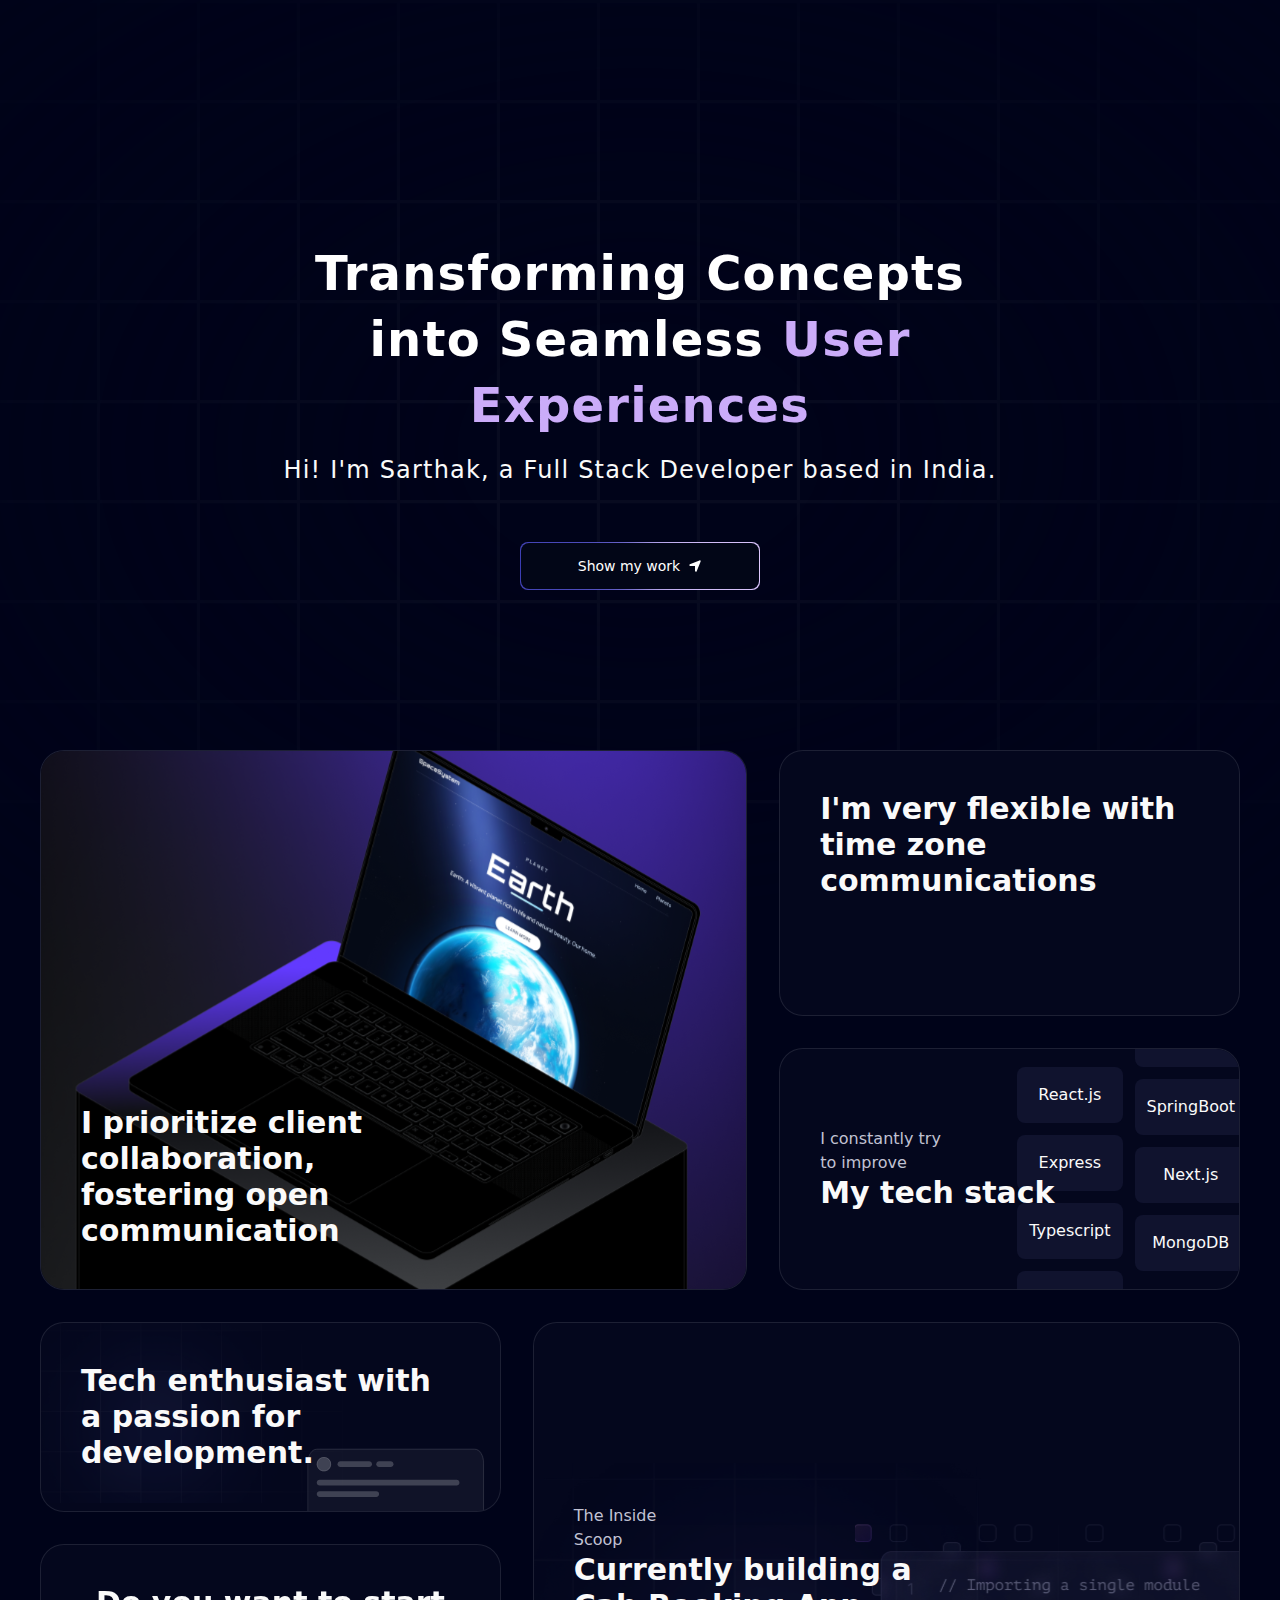
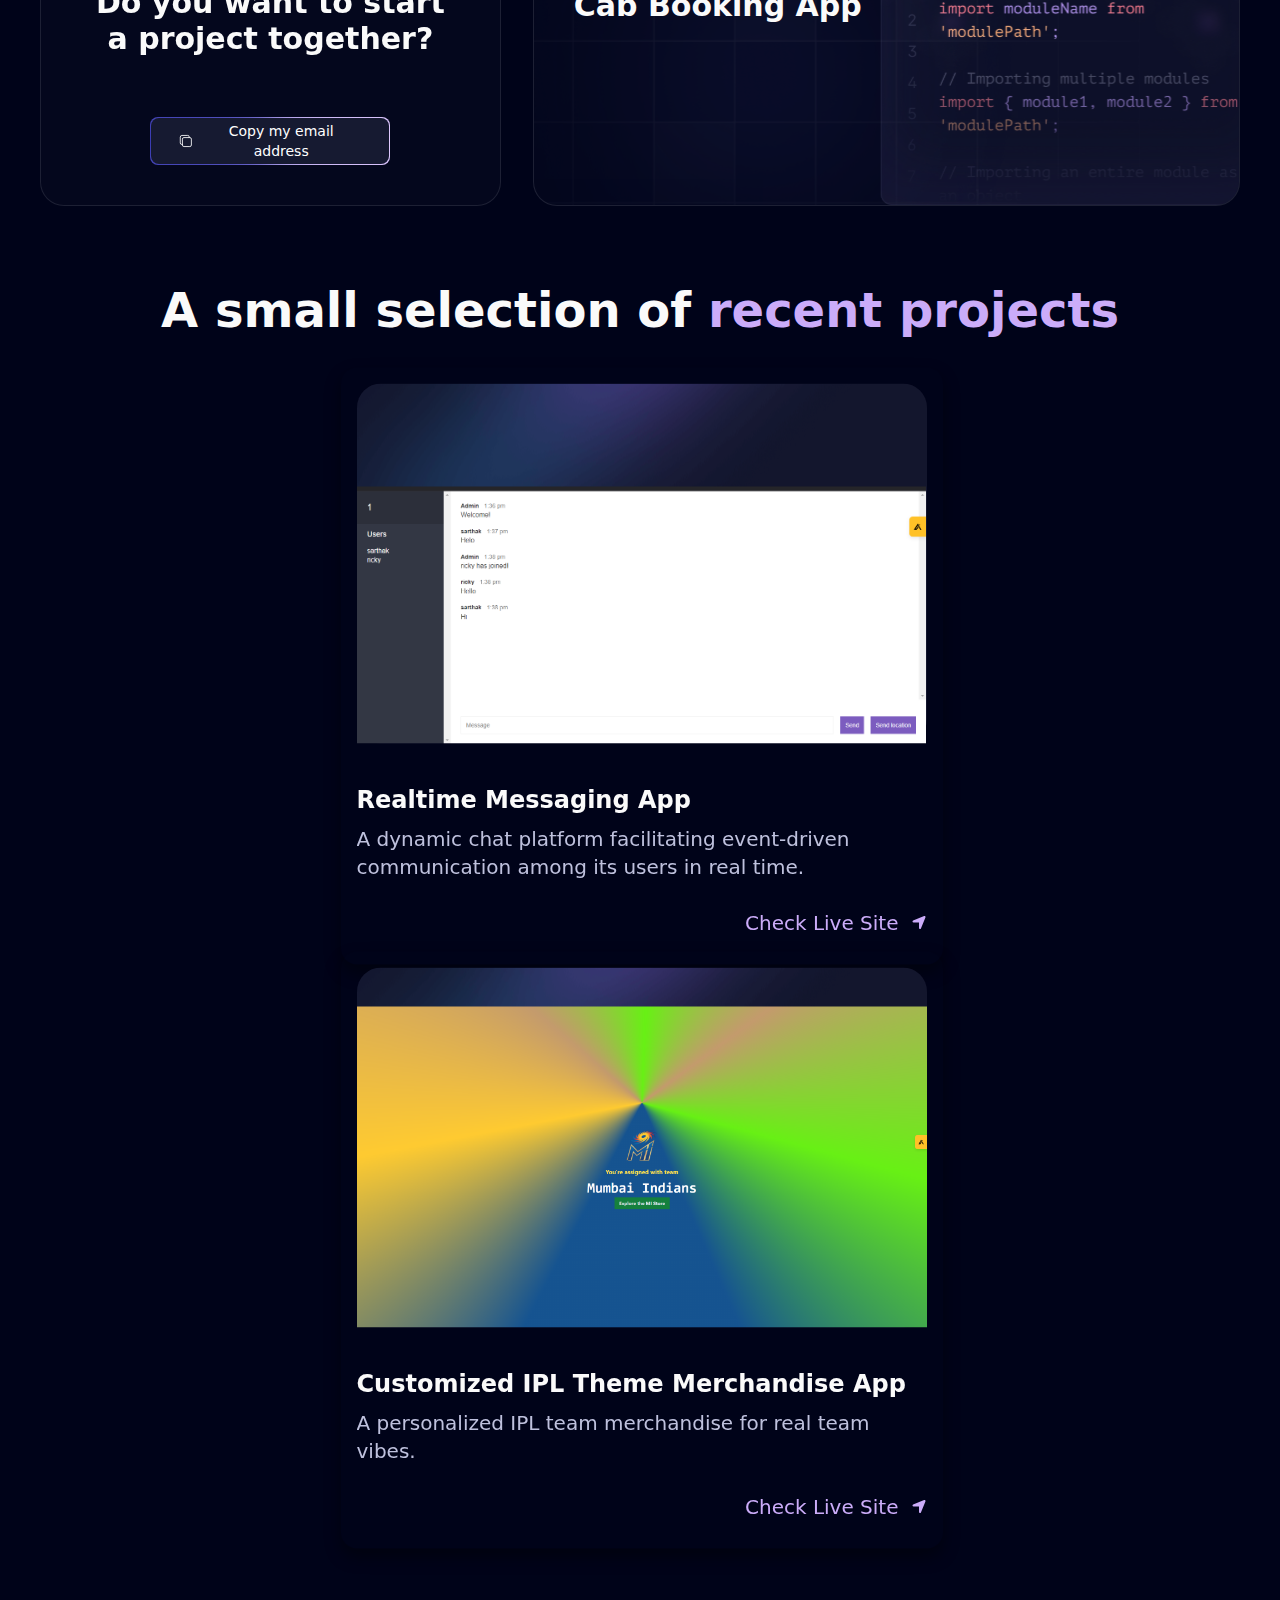
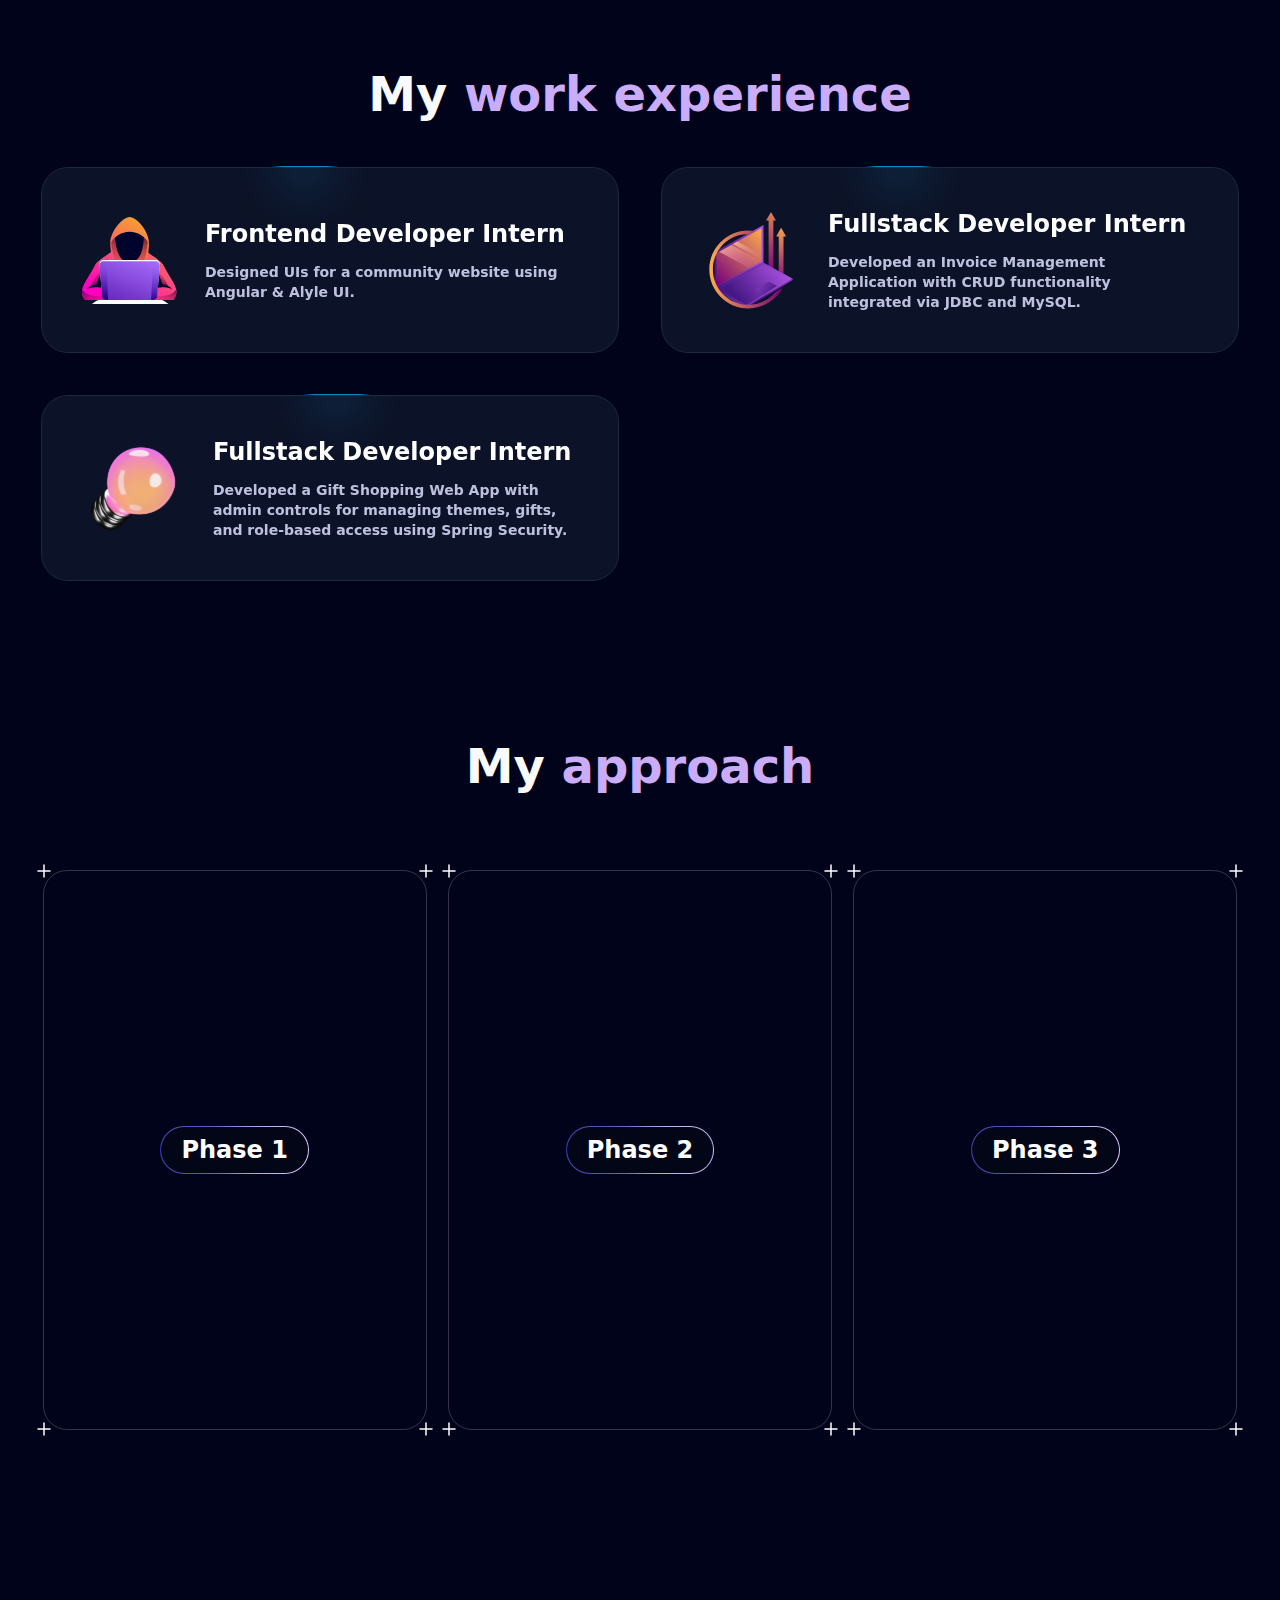
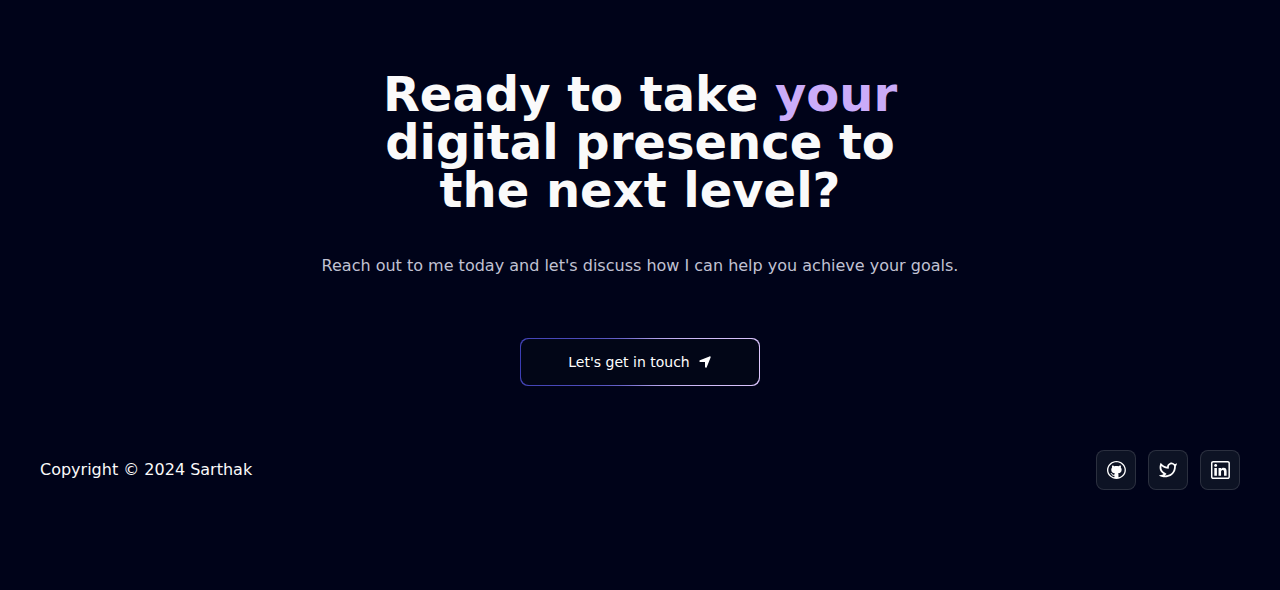
<file: index.html>
<!DOCTYPE html><html lang="en"><head><meta charSet="utf-8"/><meta name="viewport" content="width=device-width, initial-scale=1"/><link rel="preload" as="image" href="/b1.svg"/><link rel="preload" as="image" href="/grid.svg"/><link rel="preload" as="image" href="/b4.svg"/><link rel="preload" as="image" href="/b5.svg"/><link rel="preload" as="image" href="/bg.png"/><link rel="preload" as="image" href="/project1.png"/><link rel="preload" as="image" href="/project2.png"/><link rel="preload" as="image" href="/exp1.svg"/><link rel="preload" as="image" href="/exp2.svg"/><link rel="preload" as="image" href="/exp3.svg"/><link rel="stylesheet" href="/_next/static/css/a4ff7c174fbb8933.css" data-precedence="next"/><link rel="preload" as="script" fetchPriority="low" href="/_next/static/chunks/webpack-67f9fdd730ddca00.js"/><script src="/_next/static/chunks/52774a7f-04145abd45d3d668.js" async=""></script><script src="/_next/static/chunks/4bd1b696-8b976411b892bf1f.js" async=""></script><script src="/_next/static/chunks/813-f4a31a475ed3db1b.js" async=""></script><script src="/_next/static/chunks/main-app-e0e55adfa19e8c0e.js" async=""></script><script src="/_next/static/chunks/app/layout-7269ba4cd223a6b7.js" async=""></script><script src="/_next/static/chunks/b536a0f1-792df00d62b6b730.js" async=""></script><script src="/_next/static/chunks/9c4e2130-5c8e80b68186f570.js" async=""></script><script src="/_next/static/chunks/53c13509-33596858e0cafdde.js" async=""></script><script src="/_next/static/chunks/1329d575-78491f93b09003b1.js" async=""></script><script src="/_next/static/chunks/dc112a36-dca7291e15126a82.js" async=""></script><script src="/_next/static/chunks/461-a16a66502780ed42.js" async=""></script><script src="/_next/static/chunks/app/page-ca39e2a5aa4880ce.js" async=""></script><script src="/_next/static/chunks/app/global-error-4db54be13960c1c8.js" async=""></script><link rel="preload" as="image" href="/git.svg"/><link rel="preload" as="image" href="/twit.svg"/><link rel="preload" as="image" href="/link.svg"/><title>Sarthak&#x27;s Portfolio</title><meta name="description" content="Modern &amp; Minimalist JS Mastery Portfolio"/><script src="/_next/static/chunks/polyfills-42372ed130431b0a.js" noModule=""></script></head><body class="__variable_1e4310 __variable_c3aa02 antialiased"><script>!function(){try{var d=document.documentElement,c=d.classList;c.remove('light','dark');var e=localStorage.getItem('theme');if('system'===e||(!e&&false)){var t='(prefers-color-scheme: dark)',m=window.matchMedia(t);if(m.media!==t||m.matches){d.style.colorScheme = 'dark';c.add('dark')}else{d.style.colorScheme = 'light';c.add('light')}}else if(e){c.add(e|| '')}else{c.add('dark')}if(e==='light'||e==='dark'||!e)d.style.colorScheme=e||'dark'}catch(e){}}()</script><main class="relative bg-black-100 flex justify-center items-center flex-col  mx-auto sm:px-10 px-5 overflow-clip"><div class="max-w-7xl w-full"><div class="flex max-w-fit fixed top-10 inset-x-0 mx-auto border rounded-full shadow-[0px_2px_3px_-1px_rgba(0,0,0,0.1),0px_1px_0px_0px_rgba(25,28,33,0.02),0px_0px_0px_1px_rgba(25,28,33,0.08)] z-[5000] px-10 py-5 items-center justify-center space-x-4 border-white/[0.2] bg-black-100" style="opacity:1;will-change:transform,opacity;transform:translateY(-100px)"><a class="relative dark:text-neutral-50 items-center flex space-x-1 text-neutral-600 dark:hover:text-neutral-300 hover:text-neutral-500" href="#about"><span class="block sm:hidden"></span><span class="text-sm !cursor-pointer">About</span></a><a class="relative dark:text-neutral-50 items-center flex space-x-1 text-neutral-600 dark:hover:text-neutral-300 hover:text-neutral-500" href="#projects"><span class="block sm:hidden"></span><span class="text-sm !cursor-pointer">Projects</span></a><a class="relative dark:text-neutral-50 items-center flex space-x-1 text-neutral-600 dark:hover:text-neutral-300 hover:text-neutral-500" href="#contact"><span class="block sm:hidden"></span><span class="text-sm !cursor-pointer">Contact</span></a></div><div class="pb-20 pt-36"><div><svg class="animate-spotlight pointer-events-none absolute z-[1] w-[138%] lg:w-[84%] opacity-0 -top-40 -left-10 md:-left-32 md:-top-20 h-screen" xmlns="http://www.w3.org/2000/svg" viewBox="0 0 3787 2842" fill="none"><g filter="url(#filter)"><ellipse cx="1924.71" cy="273.501" rx="1924.71" ry="273.501" transform="matrix(-0.822377 -0.568943 -0.568943 0.822377 3631.88 2291.09)" fill="white" fill-opacity="0.21"></ellipse></g><defs><filter id="filter" x="0.860352" y="0.838989" width="3785.16" height="2840.26" filterUnits="userSpaceOnUse" color-interpolation-filters="sRGB"><feFlood flood-opacity="0" result="BackgroundImageFix"></feFlood><feBlend mode="normal" in="SourceGraphic" in2="BackgroundImageFix" result="shape"></feBlend><feGaussianBlur stdDeviation="151" result="effect1_foregroundBlur_1065_8"></feGaussianBlur></filter></defs></svg><svg class="animate-spotlight pointer-events-none absolute z-[1] lg:w-[84%] opacity-0 h-[80vh] w-[50vw] top-10 left-full" xmlns="http://www.w3.org/2000/svg" viewBox="0 0 3787 2842" fill="none"><g filter="url(#filter)"><ellipse cx="1924.71" cy="273.501" rx="1924.71" ry="273.501" transform="matrix(-0.822377 -0.568943 -0.568943 0.822377 3631.88 2291.09)" fill="purple" fill-opacity="0.21"></ellipse></g><defs><filter id="filter" x="0.860352" y="0.838989" width="3785.16" height="2840.26" filterUnits="userSpaceOnUse" color-interpolation-filters="sRGB"><feFlood flood-opacity="0" result="BackgroundImageFix"></feFlood><feBlend mode="normal" in="SourceGraphic" in2="BackgroundImageFix" result="shape"></feBlend><feGaussianBlur stdDeviation="151" result="effect1_foregroundBlur_1065_8"></feGaussianBlur></filter></defs></svg><svg class="animate-spotlight pointer-events-none absolute z-[1] lg:w-[84%] opacity-0 left-80 top-28 h-[80vh] w-[50vw]" xmlns="http://www.w3.org/2000/svg" viewBox="0 0 3787 2842" fill="none"><g filter="url(#filter)"><ellipse cx="1924.71" cy="273.501" rx="1924.71" ry="273.501" transform="matrix(-0.822377 -0.568943 -0.568943 0.822377 3631.88 2291.09)" fill="blue" fill-opacity="0.21"></ellipse></g><defs><filter id="filter" x="0.860352" y="0.838989" width="3785.16" height="2840.26" filterUnits="userSpaceOnUse" color-interpolation-filters="sRGB"><feFlood flood-opacity="0" result="BackgroundImageFix"></feFlood><feBlend mode="normal" in="SourceGraphic" in2="BackgroundImageFix" result="shape"></feBlend><feGaussianBlur stdDeviation="151" result="effect1_foregroundBlur_1065_8"></feGaussianBlur></filter></defs></svg></div><div class="h-screen w-full dark:bg-black-100 bg-white dark:bg-grid-white/[0.03] bg-grid-black-100/[0.2]   absolute top-0 left-0 flex items-center justify-center"><div class="absolute pointer-events-none inset-0 flex items-center justify-center dark:bg-black-100   bg-white [mask-image:radial-gradient(ellipse_at_center,transparent_20%,black)]"></div></div><div class="flex justify-center relative my-20 z-10"><div class="max-w-[89vw] md:max-w-2xl lg:max-w-[60vw] flex flex-col items-center justify-center"><div class="font-bold text-center text-[40px] md:text-5xl lg:text-5xl"><div class="my-4"><div class=" dark:text-white text-black leading-snug tracking-wide"><div><span class="dark:text-white text-black opacity-0" style="filter:blur(10px)">Transforming<!-- --> </span><span class="dark:text-white text-black opacity-0" style="filter:blur(10px)">Concepts<!-- --> </span><span class="dark:text-white text-black opacity-0" style="filter:blur(10px)">into<!-- --> </span><span class="dark:text-white text-black opacity-0" style="filter:blur(10px)">Seamless<!-- --> </span><span class="text-purple opacity-0" style="filter:blur(10px)">User<!-- --> </span><span class="text-purple opacity-0" style="filter:blur(10px)">Experiences<!-- --> </span></div></div></div></div><p class="text-center md:tracking-wider mb-4 text-sm md:text-lg lg:text-2xl">Hi! I&#x27;m Sarthak, a Full Stack Developer based in India.</p><a href="#about"><button class="relative inline-flex h-12 overflow-hidden p-[1px] focus:outline-none w-full rounded-lg md:w-60 md:mt-10"><span class="absolute inset-[-1000%] animate-[spin_2s_linear_infinite] bg-[conic-gradient(from_90deg_at_50%_50%,#E2CBFF_0%,#393BB2_50%,#E2CBFF_100%)]"></span><span class="inline-flex h-full w-full cursor-pointer items-center justify-center rounded-lg bg-slate-950 px-7 text-sm font-medium text-white backdrop-blur-3xl gap-2 undefined">Show my work<svg stroke="currentColor" fill="currentColor" stroke-width="0" viewBox="0 0 448 512" height="1em" width="1em" xmlns="http://www.w3.org/2000/svg"><path d="M429.6 92.1c4.9-11.9 2.1-25.6-7-34.7s-22.8-11.9-34.7-7l-352 144c-14.2 5.8-22.2 20.8-19.3 35.8s16.1 25.8 31.4 25.8H224V432c0 15.3 10.8 28.4 25.8 31.4s30-5.1 35.8-19.3l144-352z"></path></svg></span></button></a></div></div></div><section id="about"><div class="grid grid-cols-1 md:grid-cols-6 lg:grid-cols-5 md:grid-row-7 gap-4 lg:gap-8 mx-auto"><div class="row-span-1 relative overflow-hidden rounded-3xl border border-white/[0.1] group/bento hover:shadow-xl transition duration-200 shadow-input dark:shadow-none justify-between flex flex-col space-y-4 lg:col-span-3 md:col-span-6 md:row-span-4 lg:min-h-[60vh]" style="background:rgb(4,7,29);background-color:linear-gradient(90deg, rgba(4,7,29,1) 0%, rgba(12,14,35,1) 100%)"><div class="false h-full"><div class="w-full h-full absolute"><img src="/b1.svg" alt="/b1.svg" class="w-full h-full object-cover object-center"/></div><div class="absolute right-0 -bottom-5 false "></div><div class="justify-end group-hover/bento:translate-x-2 transition duration-200 relative md:h-full min-h-40 flex flex-col p-5 lg:p-10"><div class="font-sans font-extralight md:max-w-32 md:text-xs lg:text-base text-sm text-[#C1C2D3] z-10"></div><div class="font-sans text-lg lg:text-3xl max-w-96 font-bold z-10">I prioritize client collaboration, fostering open communication </div></div></div></div><div class="row-span-1 relative overflow-hidden rounded-3xl border border-white/[0.1] group/bento hover:shadow-xl transition duration-200 shadow-input dark:shadow-none justify-between flex flex-col space-y-4 lg:col-span-2 md:col-span-3 md:row-span-2" style="background:rgb(4,7,29);background-color:linear-gradient(90deg, rgba(4,7,29,1) 0%, rgba(12,14,35,1) 100%)"><div class="false h-full"><div class="w-full h-full absolute"></div><div class="absolute right-0 -bottom-5 false "></div><div class="justify-start group-hover/bento:translate-x-2 transition duration-200 relative md:h-full min-h-40 flex flex-col p-5 lg:p-10"><div class="font-sans font-extralight md:max-w-32 md:text-xs lg:text-base text-sm text-[#C1C2D3] z-10"></div><div class="font-sans text-lg lg:text-3xl max-w-96 font-bold z-10">I&#x27;m very flexible with time zone communications</div></div></div></div><div class="row-span-1 relative overflow-hidden rounded-3xl border border-white/[0.1] group/bento hover:shadow-xl transition duration-200 shadow-input dark:shadow-none justify-between flex flex-col space-y-4 lg:col-span-2 md:col-span-3 md:row-span-2" style="background:rgb(4,7,29);background-color:linear-gradient(90deg, rgba(4,7,29,1) 0%, rgba(12,14,35,1) 100%)"><div class="false h-full"><div class="w-full h-full absolute"></div><div class="absolute right-0 -bottom-5 false "></div><div class="justify-center group-hover/bento:translate-x-2 transition duration-200 relative md:h-full min-h-40 flex flex-col p-5 lg:p-10"><div class="font-sans font-extralight md:max-w-32 md:text-xs lg:text-base text-sm text-[#C1C2D3] z-10">I constantly try to improve</div><div class="font-sans text-lg lg:text-3xl max-w-96 font-bold z-10">My tech stack</div><div class="flex gap-1 lg:gap-3 w-fit absolute -right-3 lg:-right-2 "><div class="flex flex-col gap-3 md:gap-3 lg:gap-3 mt-8"><span class="lg:py-4 lg:px-3 py-2 px-3 text-xs lg:text-base opacity-50    lg:opacity-100 rounded-lg text-center bg-[#10132E]">React.js</span><span class="lg:py-4 lg:px-3 py-2 px-3 text-xs lg:text-base opacity-50    lg:opacity-100 rounded-lg text-center bg-[#10132E]">Express</span><span class="lg:py-4 lg:px-3 py-2 px-3 text-xs lg:text-base opacity-50    lg:opacity-100 rounded-lg text-center bg-[#10132E]">Typescript</span><span class="lg:py-4 lg:px-3 py-4 px-3  rounded-lg text-center bg-[#10132E]"></span></div><div class="flex flex-col gap-3 md:gap-3 lg:gap-3"><span class="lg:py-4 lg:px-3 py-4 px-3  rounded-lg text-center bg-[#10132E]"></span><span class="lg:py-4 lg:px-3 py-2 px-3 text-xs lg:text-base opacity-50    lg:opacity-100 rounded-lg text-center bg-[#10132E]">SpringBoot</span><span class="lg:py-4 lg:px-3 py-2 px-3 text-xs lg:text-base opacity-50    lg:opacity-100 rounded-lg text-center bg-[#10132E]">Next.js</span><span class="lg:py-4 lg:px-3 py-2 px-3 text-xs lg:text-base opacity-50    lg:opacity-100 rounded-lg text-center bg-[#10132E]">MongoDB</span></div></div></div></div></div><div class="row-span-1 relative overflow-hidden rounded-3xl border border-white/[0.1] group/bento hover:shadow-xl transition duration-200 shadow-input dark:shadow-none justify-between flex flex-col space-y-4 lg:col-span-2 md:col-span-3 md:row-span-1" style="background:rgb(4,7,29);background-color:linear-gradient(90deg, rgba(4,7,29,1) 0%, rgba(12,14,35,1) 100%)"><div class="false h-full"><div class="w-full h-full absolute"><img src="/grid.svg" alt="/grid.svg" class="object-cover object-center"/></div><div class="absolute right-0 -bottom-5 false "><img src="/b4.svg" alt="/b4.svg" class="object-cover object-center w-full h-full"/></div><div class="justify-start group-hover/bento:translate-x-2 transition duration-200 relative md:h-full min-h-40 flex flex-col p-5 lg:p-10"><div class="font-sans font-extralight md:max-w-32 md:text-xs lg:text-base text-sm text-[#C1C2D3] z-10"></div><div class="font-sans text-lg lg:text-3xl max-w-96 font-bold z-10">Tech enthusiast with a passion for development.</div></div></div></div><div class="row-span-1 relative overflow-hidden rounded-3xl border border-white/[0.1] group/bento hover:shadow-xl transition duration-200 shadow-input dark:shadow-none justify-between flex flex-col space-y-4 md:col-span-3 md:row-span-2" style="background:rgb(4,7,29);background-color:linear-gradient(90deg, rgba(4,7,29,1) 0%, rgba(12,14,35,1) 100%)"><div class="false h-full"><div class="w-full h-full absolute"><img src="/b5.svg" alt="/b5.svg" class="absolute right-0 bottom-0 md:w-96 w-60 object-cover object-center"/></div><div class="absolute right-0 -bottom-5 w-full opacity-80 "><img src="/grid.svg" alt="/grid.svg" class="object-cover object-center w-full h-full"/></div><div class="justify-center md:justify-start lg:justify-center group-hover/bento:translate-x-2 transition duration-200 relative md:h-full min-h-40 flex flex-col p-5 lg:p-10"><div class="font-sans font-extralight md:max-w-32 md:text-xs lg:text-base text-sm text-[#C1C2D3] z-10">The Inside Scoop</div><div class="font-sans text-lg lg:text-3xl max-w-96 font-bold z-10">Currently building a Cab Booking App</div></div></div></div><div class="row-span-1 relative overflow-hidden rounded-3xl border border-white/[0.1] group/bento hover:shadow-xl transition duration-200 shadow-input dark:shadow-none justify-between flex flex-col space-y-4 lg:col-span-2 md:col-span-3 md:row-span-1" style="background:rgb(4,7,29);background-color:linear-gradient(90deg, rgba(4,7,29,1) 0%, rgba(12,14,35,1) 100%)"><div class="flex justify-center h-full"><div class="w-full h-full absolute"></div><div class="absolute right-0 -bottom-5 false "></div><div class="justify-center md:max-w-full max-w-60 text-center group-hover/bento:translate-x-2 transition duration-200 relative md:h-full min-h-40 flex flex-col p-5 lg:p-10"><div class="font-sans font-extralight md:max-w-32 md:text-xs lg:text-base text-sm text-[#C1C2D3] z-10"></div><div class="font-sans text-lg lg:text-3xl max-w-96 font-bold z-10">Do you want to start a project together?</div><div class="mt-5 relative"><div class="absolute -bottom-5 right-0 block"><div style="width:400px;height:200px;overflow:hidden;margin:0 auto;outline:none" title="" role="button" aria-label="animation" tabindex="0"></div></div><button class="relative inline-flex h-12 overflow-hidden p-[1px] focus:outline-none w-full rounded-lg md:w-60 md:mt-10"><span class="absolute inset-[-1000%] animate-[spin_2s_linear_infinite] bg-[conic-gradient(from_90deg_at_50%_50%,#E2CBFF_0%,#393BB2_50%,#E2CBFF_100%)]"></span><span class="inline-flex h-full w-full cursor-pointer items-center justify-center rounded-lg bg-slate-950 px-7 text-sm font-medium text-white backdrop-blur-3xl gap-2 !bg-[#161A31]"><svg stroke="currentColor" fill="currentColor" stroke-width="0" viewBox="0 0 512 512" height="1em" width="1em" xmlns="http://www.w3.org/2000/svg"><rect width="336" height="336" x="128" y="128" fill="none" stroke-linejoin="round" stroke-width="32" rx="57" ry="57"></rect><path fill="none" stroke-linecap="round" stroke-linejoin="round" stroke-width="32" d="m383.5 128 .5-24a56.16 56.16 0 0 0-56-56H112a64.19 64.19 0 0 0-64 64v216a56.16 56.16 0 0 0 56 56h24"></path></svg>Copy my email address</span></button></div></div></div></div></div></section><div class="py-20" id="projects"><h1 class="heading">A small selection of<!-- --> <span class="text-purple">recent projects</span></h1><div class="flex flex-wrap items-center justify-center p-4 gap-16 mt-10"><div class="lg:min-h-[32.5rem] h-[25rem] flex items-center justify-center sm:w-[570px] w-[80vw]"><a class="relative group/pin z-50 cursor-pointer" href="https://centum-messenger.onrender.com/"><div style="perspective:1000px;transform:rotateX(70deg) translateZ(0deg)" class="absolute left-1/2 top-1/2 ml-[0.09375rem] mt-4 -translate-x-1/2 -translate-y-1/2"><div style="transform:translate(-50%,-50%) rotateX(0deg)" class="absolute left-1/2 p-4 top-1/2  flex justify-start items-start  rounded-2xl  shadow-[0_8px_16px_rgb(0_0_0/0.4)] border-white/[0.1] group-hover/pin:border-white/[0.2] transition duration-700 overflow-hidden"><div class="relative z-50"><div class="relative flex items-center justify-center sm:w-[570px] w-[80vw] overflow-hidden sm:h-[40vh] h-[30vh] mb-10"><div class="relative w-full h-full overflow-hidden lg:rounded-3xl" style="background-color:#13162D"><img src="/bg.png" alt="bgimg"/></div><img src="/project1.png" alt="cover" class="z-10 absolute bottom-0"/></div><h1 class="font-bold lg:text-2xl md:text-xl text-base line-clamp-1">Realtime Messaging App</h1><p class="lg:text-xl lg:font-normal font-light text-sm line-clamp-2" style="color:#BEC1DD;margin:1vh 0">A dynamic chat platform facilitating event-driven communication among its users in real time.</p><div class="flex items-center justify-between mt-7 mb-3"><div class="flex items-center"></div><div class="flex justify-center items-center"><p class="flex lg:text-xl md:text-xs text-sm text-purple">Check Live Site</p><svg stroke="currentColor" fill="currentColor" stroke-width="0" viewBox="0 0 448 512" class="ms-3" color="#CBACF9" style="color:#CBACF9" height="1em" width="1em" xmlns="http://www.w3.org/2000/svg"><path d="M429.6 92.1c4.9-11.9 2.1-25.6-7-34.7s-22.8-11.9-34.7-7l-352 144c-14.2 5.8-22.2 20.8-19.3 35.8s16.1 25.8 31.4 25.8H224V432c0 15.3 10.8 28.4 25.8 31.4s30-5.1 35.8-19.3l144-352z"></path></svg></div></div></div></div></div><div class="pointer-events-none  w-full h-80 flex items-center justify-center opacity-0 group-hover/pin:opacity-100 z-[60] transition duration-500"><div class=" w-full h-full -mt-7 flex-none  inset-0"><div class="absolute top-0 inset-x-0  flex justify-center"><a href="https://centum-messenger.onrender.com/" target="_blank" class="relative flex space-x-2 items-center z-10 rounded-full bg-zinc-950 py-0.5 px-4 ring-1 ring-white/10 "><span class="relative z-20 text-white text-xs font-bold inline-block py-0.5">https://centum-messenger.onrender.com/</span><span class="absolute -bottom-0 left-[1.125rem] h-px w-[calc(100%-2.25rem)] bg-gradient-to-r from-emerald-400/0 via-emerald-400/90 to-emerald-400/0 transition-opacity duration-500 group-hover/btn:opacity-40"></span></a></div><div style="perspective:1000px;transform:rotateX(70deg) translateZ(0)" class="absolute left-1/2 top-1/2 ml-[0.09375rem] mt-4 -translate-x-1/2 -translate-y-1/2"><div class="absolute left-1/2 top-1/2  h-[11.25rem] w-[11.25rem] rounded-[50%] bg-sky-500/[0.08] shadow-[0_8px_16px_rgb(0_0_0/0.4)]" style="opacity:0;will-change:opacity,transform;transform:translateX(-50%) translateY(-50%) scale(0)"></div><div class="absolute left-1/2 top-1/2  h-[11.25rem] w-[11.25rem] rounded-[50%] bg-sky-500/[0.08] shadow-[0_8px_16px_rgb(0_0_0/0.4)]" style="opacity:0;will-change:opacity,transform;transform:translateX(-50%) translateY(-50%) scale(0)"></div><div class="absolute left-1/2 top-1/2  h-[11.25rem] w-[11.25rem] rounded-[50%] bg-sky-500/[0.08] shadow-[0_8px_16px_rgb(0_0_0/0.4)]" style="opacity:0;will-change:opacity,transform;transform:translateX(-50%) translateY(-50%) scale(0)"></div></div><div class="absolute right-1/2 bottom-1/2 bg-gradient-to-b from-transparent to-cyan-500 translate-y-[14px] w-px h-20 group-hover/pin:h-40 blur-[2px]"></div><div class="absolute right-1/2 bottom-1/2 bg-gradient-to-b from-transparent to-cyan-500 translate-y-[14px] w-px h-20 group-hover/pin:h-40  "></div><div class="absolute right-1/2 translate-x-[1.5px] bottom-1/2 bg-cyan-600 translate-y-[14px] w-[4px] h-[4px] rounded-full z-40 blur-[3px]"></div><div class="absolute right-1/2 translate-x-[0.5px] bottom-1/2 bg-cyan-300 translate-y-[14px] w-[2px] h-[2px] rounded-full z-40 "></div></div></div></a></div><div class="lg:min-h-[32.5rem] h-[25rem] flex items-center justify-center sm:w-[570px] w-[80vw]"><a class="relative group/pin z-50 cursor-pointer" href="https://ipl-ecom.vercel.app/"><div style="perspective:1000px;transform:rotateX(70deg) translateZ(0deg)" class="absolute left-1/2 top-1/2 ml-[0.09375rem] mt-4 -translate-x-1/2 -translate-y-1/2"><div style="transform:translate(-50%,-50%) rotateX(0deg)" class="absolute left-1/2 p-4 top-1/2  flex justify-start items-start  rounded-2xl  shadow-[0_8px_16px_rgb(0_0_0/0.4)] border-white/[0.1] group-hover/pin:border-white/[0.2] transition duration-700 overflow-hidden"><div class="relative z-50"><div class="relative flex items-center justify-center sm:w-[570px] w-[80vw] overflow-hidden sm:h-[40vh] h-[30vh] mb-10"><div class="relative w-full h-full overflow-hidden lg:rounded-3xl" style="background-color:#13162D"><img src="/bg.png" alt="bgimg"/></div><img src="/project2.png" alt="cover" class="z-10 absolute bottom-0"/></div><h1 class="font-bold lg:text-2xl md:text-xl text-base line-clamp-1">Customized IPL Theme Merchandise App</h1><p class="lg:text-xl lg:font-normal font-light text-sm line-clamp-2" style="color:#BEC1DD;margin:1vh 0">A personalized IPL team merchandise for real team vibes.</p><div class="flex items-center justify-between mt-7 mb-3"><div class="flex items-center"></div><div class="flex justify-center items-center"><p class="flex lg:text-xl md:text-xs text-sm text-purple">Check Live Site</p><svg stroke="currentColor" fill="currentColor" stroke-width="0" viewBox="0 0 448 512" class="ms-3" color="#CBACF9" style="color:#CBACF9" height="1em" width="1em" xmlns="http://www.w3.org/2000/svg"><path d="M429.6 92.1c4.9-11.9 2.1-25.6-7-34.7s-22.8-11.9-34.7-7l-352 144c-14.2 5.8-22.2 20.8-19.3 35.8s16.1 25.8 31.4 25.8H224V432c0 15.3 10.8 28.4 25.8 31.4s30-5.1 35.8-19.3l144-352z"></path></svg></div></div></div></div></div><div class="pointer-events-none  w-full h-80 flex items-center justify-center opacity-0 group-hover/pin:opacity-100 z-[60] transition duration-500"><div class=" w-full h-full -mt-7 flex-none  inset-0"><div class="absolute top-0 inset-x-0  flex justify-center"><a href="https://ipl-ecom.vercel.app/" target="_blank" class="relative flex space-x-2 items-center z-10 rounded-full bg-zinc-950 py-0.5 px-4 ring-1 ring-white/10 "><span class="relative z-20 text-white text-xs font-bold inline-block py-0.5">https://ipl-ecom.vercel.app/</span><span class="absolute -bottom-0 left-[1.125rem] h-px w-[calc(100%-2.25rem)] bg-gradient-to-r from-emerald-400/0 via-emerald-400/90 to-emerald-400/0 transition-opacity duration-500 group-hover/btn:opacity-40"></span></a></div><div style="perspective:1000px;transform:rotateX(70deg) translateZ(0)" class="absolute left-1/2 top-1/2 ml-[0.09375rem] mt-4 -translate-x-1/2 -translate-y-1/2"><div class="absolute left-1/2 top-1/2  h-[11.25rem] w-[11.25rem] rounded-[50%] bg-sky-500/[0.08] shadow-[0_8px_16px_rgb(0_0_0/0.4)]" style="opacity:0;will-change:opacity,transform;transform:translateX(-50%) translateY(-50%) scale(0)"></div><div class="absolute left-1/2 top-1/2  h-[11.25rem] w-[11.25rem] rounded-[50%] bg-sky-500/[0.08] shadow-[0_8px_16px_rgb(0_0_0/0.4)]" style="opacity:0;will-change:opacity,transform;transform:translateX(-50%) translateY(-50%) scale(0)"></div><div class="absolute left-1/2 top-1/2  h-[11.25rem] w-[11.25rem] rounded-[50%] bg-sky-500/[0.08] shadow-[0_8px_16px_rgb(0_0_0/0.4)]" style="opacity:0;will-change:opacity,transform;transform:translateX(-50%) translateY(-50%) scale(0)"></div></div><div class="absolute right-1/2 bottom-1/2 bg-gradient-to-b from-transparent to-cyan-500 translate-y-[14px] w-px h-20 group-hover/pin:h-40 blur-[2px]"></div><div class="absolute right-1/2 bottom-1/2 bg-gradient-to-b from-transparent to-cyan-500 translate-y-[14px] w-px h-20 group-hover/pin:h-40  "></div><div class="absolute right-1/2 translate-x-[1.5px] bottom-1/2 bg-cyan-600 translate-y-[14px] w-[4px] h-[4px] rounded-full z-40 blur-[3px]"></div><div class="absolute right-1/2 translate-x-[0.5px] bottom-1/2 bg-cyan-300 translate-y-[14px] w-[2px] h-[2px] rounded-full z-40 "></div></div></div></a></div></div></div><div class="py-20" id="experience"><h1 class="heading">My <span class="text-purple"> work experience</span></h1><div class="w-full mt-12 grid lg:grid-cols-4 grid-cols-1 gap-10"><button class="bg-transparent relative text-xl md:col-span-2 p-[1px] overflow-hidden" style="border-radius:1.75rem"><div class="absolute inset-0" style="border-radius:calc(1.75rem * 0.96)"><svg xmlns="http://www.w3.org/2000/svg" preserveAspectRatio="none" class="absolute h-full w-full" width="100%" height="100%"><rect fill="none" width="100%" height="100%" rx="30%" ry="30%"></rect></svg><div style="position:absolute;top:0;left:0;display:inline-block;transform:translateX(undefinedpx) translateY(undefinedpx) translateX(-50%) translateY(-50%)"><div class="h-20 w-20 opacity-[0.8] bg-[radial-gradient(var(--sky-500)_40%,transparent_60%)]"></div></div></div><div class="relative bg-slate-900/[0.8] border backdrop-blur-xl flex items-center justify-center w-full h-full text-sm antialiased flex-1 text-white border-neutral-200 dark:border-slate-800" style="border-radius:calc(1.75rem * 0.96)"><div class="flex flex-col lg:flex-row lg:items-center p-3 py-6 md:p-5 lg:p-10 gap-2"><img src="/exp1.svg" alt="/exp1.svg" class="lg:w-32 md:w-20 w-16"/><div class="lg:ms-5"><h1 class="text-start text-xl md:text-2xl font-bold">Frontend Developer Intern</h1><p class="text-start text-white-100 mt-3 font-semibold">Designed UIs for a community website using Angular &amp; Alyle UI.</p></div></div></div></button><button class="bg-transparent relative text-xl md:col-span-2 p-[1px] overflow-hidden" style="border-radius:1.75rem"><div class="absolute inset-0" style="border-radius:calc(1.75rem * 0.96)"><svg xmlns="http://www.w3.org/2000/svg" preserveAspectRatio="none" class="absolute h-full w-full" width="100%" height="100%"><rect fill="none" width="100%" height="100%" rx="30%" ry="30%"></rect></svg><div style="position:absolute;top:0;left:0;display:inline-block;transform:translateX(undefinedpx) translateY(undefinedpx) translateX(-50%) translateY(-50%)"><div class="h-20 w-20 opacity-[0.8] bg-[radial-gradient(var(--sky-500)_40%,transparent_60%)]"></div></div></div><div class="relative bg-slate-900/[0.8] border backdrop-blur-xl flex items-center justify-center w-full h-full text-sm antialiased flex-1 text-white border-neutral-200 dark:border-slate-800" style="border-radius:calc(1.75rem * 0.96)"><div class="flex flex-col lg:flex-row lg:items-center p-3 py-6 md:p-5 lg:p-10 gap-2"><img src="/exp2.svg" alt="/exp2.svg" class="lg:w-32 md:w-20 w-16"/><div class="lg:ms-5"><h1 class="text-start text-xl md:text-2xl font-bold">Fullstack Developer Intern</h1><p class="text-start text-white-100 mt-3 font-semibold">Developed an Invoice Management Application with CRUD functionality integrated via JDBC and MySQL.</p></div></div></div></button><button class="bg-transparent relative text-xl md:col-span-2 p-[1px] overflow-hidden" style="border-radius:1.75rem"><div class="absolute inset-0" style="border-radius:calc(1.75rem * 0.96)"><svg xmlns="http://www.w3.org/2000/svg" preserveAspectRatio="none" class="absolute h-full w-full" width="100%" height="100%"><rect fill="none" width="100%" height="100%" rx="30%" ry="30%"></rect></svg><div style="position:absolute;top:0;left:0;display:inline-block;transform:translateX(undefinedpx) translateY(undefinedpx) translateX(-50%) translateY(-50%)"><div class="h-20 w-20 opacity-[0.8] bg-[radial-gradient(var(--sky-500)_40%,transparent_60%)]"></div></div></div><div class="relative bg-slate-900/[0.8] border backdrop-blur-xl flex items-center justify-center w-full h-full text-sm antialiased flex-1 text-white border-neutral-200 dark:border-slate-800" style="border-radius:calc(1.75rem * 0.96)"><div class="flex flex-col lg:flex-row lg:items-center p-3 py-6 md:p-5 lg:p-10 gap-2"><img src="/exp3.svg" alt="/exp3.svg" class="lg:w-32 md:w-20 w-16"/><div class="lg:ms-5"><h1 class="text-start text-xl md:text-2xl font-bold">Fullstack Developer Intern</h1><p class="text-start text-white-100 mt-3 font-semibold">Developed a Gift Shopping Web App with admin controls for managing themes, gifts, and role-based access using Spring Security.</p></div></div></div></button></div></div><section class="w-full py-20"><h1 class="heading">My <span class="text-purple">approach</span></h1><div class="my-20 flex flex-col lg:flex-row items-center justify-center  gap-4"><div class="border border-black/[0.2] group/canvas-card flex items-center justify-center dark:border-white/[0.2]  max-w-sm w-full mx-auto p-4 relative lg:h-[35rem] rounded-3xl"><svg xmlns="http://www.w3.org/2000/svg" fill="none" viewBox="0 0 24 24" stroke-width="1.5" stroke="currentColor" class="absolute h-6 w-6 -top-3 -left-3 dark:text-white text-black"><path stroke-linecap="round" stroke-linejoin="round" d="M12 6v12m6-6H6"></path></svg><svg xmlns="http://www.w3.org/2000/svg" fill="none" viewBox="0 0 24 24" stroke-width="1.5" stroke="currentColor" class="absolute h-6 w-6 -bottom-3 -left-3 dark:text-white text-black"><path stroke-linecap="round" stroke-linejoin="round" d="M12 6v12m6-6H6"></path></svg><svg xmlns="http://www.w3.org/2000/svg" fill="none" viewBox="0 0 24 24" stroke-width="1.5" stroke="currentColor" class="absolute h-6 w-6 -top-3 -right-3 dark:text-white text-black"><path stroke-linecap="round" stroke-linejoin="round" d="M12 6v12m6-6H6"></path></svg><svg xmlns="http://www.w3.org/2000/svg" fill="none" viewBox="0 0 24 24" stroke-width="1.5" stroke="currentColor" class="absolute h-6 w-6 -bottom-3 -right-3 dark:text-white text-black"><path stroke-linecap="round" stroke-linejoin="round" d="M12 6v12m6-6H6"></path></svg><div class="relative z-20"><div class="text-center group-hover/canvas-card:-translate-y-4 absolute top-[50%] left-[50%] translate-x-[-50%] translate-y-[-50%] group-hover/canvas-card:opacity-0 transition duration-200 w-full  mx-auto flex items-center justify-center"><div><button class="relative inline-flex h-12 overflow-hidden rounded-full p-[1px] focus:outline-none focus:ring-2 focus:ring-slate-400 focus:ring-offset-2 focus:ring-offset-slate-50"><span class="absolute inset-[-1000%] animate-[spin_2s_linear_infinite] bg-[conic-gradient(from_90deg_at_50%_50%,#E2CBFF_0%,#393BB2_50%,#E2CBFF_100%)]"></span><span class="inline-flex h-full w-full cursor-pointer items-center justify-center rounded-full bg-slate-950 px-5 py-2 font-bold text-white backdrop-blur-3xl text-2xl">Phase 1</span></button></div></div><h2 class="dark:text-white text-3xl opacity-0 group-hover/canvas-card:opacity-100 relative z-10 text-black mt-4  font-bold group-hover/canvas-card:text-white group-hover/canvas-card:-translate-y-2 transition duration-200 text-center">Planning &amp; Strategy</h2><h2 class="dark:text-white text-sm opacity-0 group-hover/canvas-card:opacity-100 relative z-10 text-black mt-4  font-bold group-hover/canvas-card:text-white group-hover/canvas-card:-translate-y-2 transition duration-200 text-center" style="color:#e4ecff">We&#x27;ll collaborate to map out your website&#x27;s goals, target audience,    and key functionalities. We&#x27;ll discuss things like site structure,    navigation, and content requirements.</h2></div></div><div class="border border-black/[0.2] group/canvas-card flex items-center justify-center dark:border-white/[0.2]  max-w-sm w-full mx-auto p-4 relative lg:h-[35rem] rounded-3xl"><svg xmlns="http://www.w3.org/2000/svg" fill="none" viewBox="0 0 24 24" stroke-width="1.5" stroke="currentColor" class="absolute h-6 w-6 -top-3 -left-3 dark:text-white text-black"><path stroke-linecap="round" stroke-linejoin="round" d="M12 6v12m6-6H6"></path></svg><svg xmlns="http://www.w3.org/2000/svg" fill="none" viewBox="0 0 24 24" stroke-width="1.5" stroke="currentColor" class="absolute h-6 w-6 -bottom-3 -left-3 dark:text-white text-black"><path stroke-linecap="round" stroke-linejoin="round" d="M12 6v12m6-6H6"></path></svg><svg xmlns="http://www.w3.org/2000/svg" fill="none" viewBox="0 0 24 24" stroke-width="1.5" stroke="currentColor" class="absolute h-6 w-6 -top-3 -right-3 dark:text-white text-black"><path stroke-linecap="round" stroke-linejoin="round" d="M12 6v12m6-6H6"></path></svg><svg xmlns="http://www.w3.org/2000/svg" fill="none" viewBox="0 0 24 24" stroke-width="1.5" stroke="currentColor" class="absolute h-6 w-6 -bottom-3 -right-3 dark:text-white text-black"><path stroke-linecap="round" stroke-linejoin="round" d="M12 6v12m6-6H6"></path></svg><div class="relative z-20"><div class="text-center group-hover/canvas-card:-translate-y-4 absolute top-[50%] left-[50%] translate-x-[-50%] translate-y-[-50%] group-hover/canvas-card:opacity-0 transition duration-200 w-full  mx-auto flex items-center justify-center"><div><button class="relative inline-flex h-12 overflow-hidden rounded-full p-[1px] focus:outline-none focus:ring-2 focus:ring-slate-400 focus:ring-offset-2 focus:ring-offset-slate-50"><span class="absolute inset-[-1000%] animate-[spin_2s_linear_infinite] bg-[conic-gradient(from_90deg_at_50%_50%,#E2CBFF_0%,#393BB2_50%,#E2CBFF_100%)]"></span><span class="inline-flex h-full w-full cursor-pointer items-center justify-center rounded-full bg-slate-950 px-5 py-2 font-bold text-white backdrop-blur-3xl text-2xl">Phase 2</span></button></div></div><h2 class="dark:text-white text-3xl opacity-0 group-hover/canvas-card:opacity-100 relative z-10 text-black mt-4  font-bold group-hover/canvas-card:text-white group-hover/canvas-card:-translate-y-2 transition duration-200 text-center">Development &amp; Progress Update</h2><h2 class="dark:text-white text-sm opacity-0 group-hover/canvas-card:opacity-100 relative z-10 text-black mt-4  font-bold group-hover/canvas-card:text-white group-hover/canvas-card:-translate-y-2 transition duration-200 text-center" style="color:#e4ecff">Once we agree on the plan, I cue my lofi playlist and dive into   coding. From initial sketches to polished code, I keep you updated   every step of the way.</h2></div></div><div class="border border-black/[0.2] group/canvas-card flex items-center justify-center dark:border-white/[0.2]  max-w-sm w-full mx-auto p-4 relative lg:h-[35rem] rounded-3xl"><svg xmlns="http://www.w3.org/2000/svg" fill="none" viewBox="0 0 24 24" stroke-width="1.5" stroke="currentColor" class="absolute h-6 w-6 -top-3 -left-3 dark:text-white text-black"><path stroke-linecap="round" stroke-linejoin="round" d="M12 6v12m6-6H6"></path></svg><svg xmlns="http://www.w3.org/2000/svg" fill="none" viewBox="0 0 24 24" stroke-width="1.5" stroke="currentColor" class="absolute h-6 w-6 -bottom-3 -left-3 dark:text-white text-black"><path stroke-linecap="round" stroke-linejoin="round" d="M12 6v12m6-6H6"></path></svg><svg xmlns="http://www.w3.org/2000/svg" fill="none" viewBox="0 0 24 24" stroke-width="1.5" stroke="currentColor" class="absolute h-6 w-6 -top-3 -right-3 dark:text-white text-black"><path stroke-linecap="round" stroke-linejoin="round" d="M12 6v12m6-6H6"></path></svg><svg xmlns="http://www.w3.org/2000/svg" fill="none" viewBox="0 0 24 24" stroke-width="1.5" stroke="currentColor" class="absolute h-6 w-6 -bottom-3 -right-3 dark:text-white text-black"><path stroke-linecap="round" stroke-linejoin="round" d="M12 6v12m6-6H6"></path></svg><div class="relative z-20"><div class="text-center group-hover/canvas-card:-translate-y-4 absolute top-[50%] left-[50%] translate-x-[-50%] translate-y-[-50%] group-hover/canvas-card:opacity-0 transition duration-200 w-full  mx-auto flex items-center justify-center"><div><button class="relative inline-flex h-12 overflow-hidden rounded-full p-[1px] focus:outline-none focus:ring-2 focus:ring-slate-400 focus:ring-offset-2 focus:ring-offset-slate-50"><span class="absolute inset-[-1000%] animate-[spin_2s_linear_infinite] bg-[conic-gradient(from_90deg_at_50%_50%,#E2CBFF_0%,#393BB2_50%,#E2CBFF_100%)]"></span><span class="inline-flex h-full w-full cursor-pointer items-center justify-center rounded-full bg-slate-950 px-5 py-2 font-bold text-white backdrop-blur-3xl text-2xl">Phase 3</span></button></div></div><h2 class="dark:text-white text-3xl opacity-0 group-hover/canvas-card:opacity-100 relative z-10 text-black mt-4  font-bold group-hover/canvas-card:text-white group-hover/canvas-card:-translate-y-2 transition duration-200 text-center">Development &amp; Launch</h2><h2 class="dark:text-white text-sm opacity-0 group-hover/canvas-card:opacity-100 relative z-10 text-black mt-4  font-bold group-hover/canvas-card:text-white group-hover/canvas-card:-translate-y-2 transition duration-200 text-center" style="color:#e4ecff">This is where the magic happens! Based on the approved design,    I&#x27;ll translate everything into functional code, building your website   from the ground up.</h2></div></div></div></section><footer class="w-full pt-20 mb-[100px]" id="contact"><div class="flex flex-col items-center"><h1 class="heading lg:max-w-[45vw]">Ready to take <span class="text-purple">your</span> digital presence to the next level?</h1><p class="text-white-200 md:mt-10 my-5 text-center">Reach out to me today and let&#x27;s discuss how I can help you achieve your goals.</p><a href="mailto:sarthakbehera10@gmail.com"><button class="relative inline-flex h-12 overflow-hidden p-[1px] focus:outline-none w-full rounded-lg md:w-60 md:mt-10"><span class="absolute inset-[-1000%] animate-[spin_2s_linear_infinite] bg-[conic-gradient(from_90deg_at_50%_50%,#E2CBFF_0%,#393BB2_50%,#E2CBFF_100%)]"></span><span class="inline-flex h-full w-full cursor-pointer items-center justify-center rounded-lg bg-slate-950 px-7 text-sm font-medium text-white backdrop-blur-3xl gap-2 undefined">Let&#x27;s get in touch<svg stroke="currentColor" fill="currentColor" stroke-width="0" viewBox="0 0 448 512" height="1em" width="1em" xmlns="http://www.w3.org/2000/svg"><path d="M429.6 92.1c4.9-11.9 2.1-25.6-7-34.7s-22.8-11.9-34.7-7l-352 144c-14.2 5.8-22.2 20.8-19.3 35.8s16.1 25.8 31.4 25.8H224V432c0 15.3 10.8 28.4 25.8 31.4s30-5.1 35.8-19.3l144-352z"></path></svg></span></button></a></div><div class="flex mt-16 md:flex-row flex-col justify-between items-center"><p class="md:text-base text-sm md:font-normal font-light">Copyright © 2024 Sarthak</p><div class="flex items-center md:gap-3 gap-6"><a target="_blank" rel="noopener noreferrer" class="w-10 h-10 cursor-pointer flex justify-center items-center backdrop-filter backdrop-blur-lg saturate-180 bg-opacity-75 bg-black-200 rounded-lg border border-black-300" href="https://github.com/sarthak7846"><img src="/git.svg" alt="1 " width="20" height="20"/></a><a target="_blank" rel="noopener noreferrer" class="w-10 h-10 cursor-pointer flex justify-center items-center backdrop-filter backdrop-blur-lg saturate-180 bg-opacity-75 bg-black-200 rounded-lg border border-black-300" href="https://x.com/SarthakBeh53677"><img src="/twit.svg" alt="2 " width="20" height="20"/></a><a target="_blank" rel="noopener noreferrer" class="w-10 h-10 cursor-pointer flex justify-center items-center backdrop-filter backdrop-blur-lg saturate-180 bg-opacity-75 bg-black-200 rounded-lg border border-black-300" href="https://www.linkedin.com/in/sarthak-kumar-behera/"><img src="/link.svg" alt="3 " width="20" height="20"/></a></div></div></footer></div></main><script src="/_next/static/chunks/webpack-67f9fdd730ddca00.js" async=""></script><script>(self.__next_f=self.__next_f||[]).push([0])</script><script>self.__next_f.push([1,"2:\"$Sreact.fragment\"\n3:I[13241,[\"185\",\"static/chunks/app/layout-7269ba4cd223a6b7.js\"],\"ThemeProvider\",1]\n4:I[39275,[],\"\"]\n5:I[61343,[],\"\"]\n6:I[18460,[\"689\",\"static/chunks/b536a0f1-792df00d62b6b730.js\",\"706\",\"static/chunks/9c4e2130-5c8e80b68186f570.js\",\"240\",\"static/chunks/53c13509-33596858e0cafdde.js\",\"74\",\"static/chunks/1329d575-78491f93b09003b1.js\",\"705\",\"static/chunks/dc112a36-dca7291e15126a82.js\",\"461\",\"static/chunks/461-a16a66502780ed42.js\",\"931\",\"static/chunks/app/page-ca39e2a5aa4880ce.js\"],\"FloatingNav\",1]\n7:I[21675,[\"689\",\"static/chunks/b536a0f1-792df00d62b6b730.js\",\"706\",\"static/chunks/9c4e2130-5c8e80b68186f570.js\",\"240\",\"static/chunks/53c13509-33596858e0cafdde.js\",\"74\",\"static/chunks/1329d575-78491f93b09003b1.js\",\"705\",\"static/chunks/dc112a36-dca7291e15126a82.js\",\"461\",\"static/chunks/461-a16a66502780ed42.js\",\"931\",\"static/chunks/app/page-ca39e2a5aa4880ce.js\"],\"TextGenerateEffect\",1]\n8:I[231,[\"689\",\"static/chunks/b536a0f1-792df00d62b6b730.js\",\"706\",\"static/chunks/9c4e2130-5c8e80b68186f570.js\",\"240\",\"static/chunks/53c13509-33596858e0cafdde.js\",\"74\",\"static/chunks/1329d575-78491f93b09003b1.js\",\"705\",\"static/chunks/dc112a36-dca7291e15126a82.js\",\"461\",\"static/chunks/461-a16a66502780ed42.js\",\"931\",\"static/chunks/app/page-ca39e2a5aa4880ce.js\"],\"\"]\n9:I[21061,[\"689\",\"static/chunks/b536a0f1-792df00d62b6b730.js\",\"706\",\"static/chunks/9c4e2130-5c8e80b68186f570.js\",\"240\",\"static/chunks/53c13509-33596858e0cafdde.js\",\"74\",\"static/chunks/1329d575-78491f93b09003b1.js\",\"705\",\"static/chunks/dc112a36-dca7291e15126a82.js\",\"461\",\"static/chunks/461-a16a66502780ed42.js\",\"931\",\"static/chunks/app/page-ca39e2a5aa4880ce.js\"],\"BentoGrid\",1]\na:I[21061,[\"689\",\"static/chunks/b536a0f1-792df00d62b6b730.js\",\"706\",\"static/chunks/9c4e2130-5c8e80b68186f570.js\",\"240\",\"static/chunks/53c13509-33596858e0cafdde.js\",\"74\",\"static/chunks/1329d575-78491f93b09003b1.js\",\"705\",\"static/chunks/dc112a36-dca7291e15126a82.js\",\"461\",\"static/chunks/461-a16a66502780ed42.js\",\"931\",\"static/chunks/app/page-ca39e2a5aa4880ce.js\"],\"BentoGridItem\",1]\nb:I[82975,[\"689\","])</script><script>self.__next_f.push([1,"\"static/chunks/b536a0f1-792df00d62b6b730.js\",\"706\",\"static/chunks/9c4e2130-5c8e80b68186f570.js\",\"240\",\"static/chunks/53c13509-33596858e0cafdde.js\",\"74\",\"static/chunks/1329d575-78491f93b09003b1.js\",\"705\",\"static/chunks/dc112a36-dca7291e15126a82.js\",\"461\",\"static/chunks/461-a16a66502780ed42.js\",\"931\",\"static/chunks/app/page-ca39e2a5aa4880ce.js\"],\"default\",1]\nc:I[36880,[\"689\",\"static/chunks/b536a0f1-792df00d62b6b730.js\",\"706\",\"static/chunks/9c4e2130-5c8e80b68186f570.js\",\"240\",\"static/chunks/53c13509-33596858e0cafdde.js\",\"74\",\"static/chunks/1329d575-78491f93b09003b1.js\",\"705\",\"static/chunks/dc112a36-dca7291e15126a82.js\",\"461\",\"static/chunks/461-a16a66502780ed42.js\",\"931\",\"static/chunks/app/page-ca39e2a5aa4880ce.js\"],\"Button\",1]\nd:I[34654,[\"689\",\"static/chunks/b536a0f1-792df00d62b6b730.js\",\"706\",\"static/chunks/9c4e2130-5c8e80b68186f570.js\",\"240\",\"static/chunks/53c13509-33596858e0cafdde.js\",\"74\",\"static/chunks/1329d575-78491f93b09003b1.js\",\"705\",\"static/chunks/dc112a36-dca7291e15126a82.js\",\"461\",\"static/chunks/461-a16a66502780ed42.js\",\"931\",\"static/chunks/app/page-ca39e2a5aa4880ce.js\"],\"default\",1]\ne:I[53120,[],\"OutletBoundary\"]\n10:I[53120,[],\"MetadataBoundary\"]\n12:I[53120,[],\"ViewportBoundary\"]\n14:I[96314,[\"470\",\"static/chunks/app/global-error-4db54be13960c1c8.js\"],\"default\",1]\n1:HL[\"/_next/static/css/a4ff7c174fbb8933.css\",\"style\"]\n"])</script><script>self.__next_f.push([1,"0:{\"P\":null,\"b\":\"Gy9X4bITMSbWvenr-1JCJ\",\"p\":\"\",\"c\":[\"\",\"\"],\"i\":false,\"f\":[[[\"\",{\"children\":[\"__PAGE__\",{}]},\"$undefined\",\"$undefined\",true],[\"\",[\"$\",\"$2\",\"c\",{\"children\":[[[\"$\",\"link\",\"0\",{\"rel\":\"stylesheet\",\"href\":\"/_next/static/css/a4ff7c174fbb8933.css\",\"precedence\":\"next\",\"crossOrigin\":\"$undefined\",\"nonce\":\"$undefined\"}]],[\"$\",\"html\",null,{\"lang\":\"en\",\"children\":[\"$\",\"body\",null,{\"className\":\"__variable_1e4310 __variable_c3aa02 antialiased\",\"children\":[\"$\",\"$L3\",null,{\"attribute\":\"class\",\"defaultTheme\":\"dark\",\"enableSystem\":true,\"disableTransitionOnChange\":true,\"children\":[\"$\",\"$L4\",null,{\"parallelRouterKey\":\"children\",\"segmentPath\":[\"children\"],\"error\":\"$undefined\",\"errorStyles\":\"$undefined\",\"errorScripts\":\"$undefined\",\"template\":[\"$\",\"$L5\",null,{}],\"templateStyles\":\"$undefined\",\"templateScripts\":\"$undefined\",\"notFound\":[[\"$\",\"title\",null,{\"children\":\"404: This page could not be found.\"}],[\"$\",\"div\",null,{\"style\":{\"fontFamily\":\"system-ui,\\\"Segoe UI\\\",Roboto,Helvetica,Arial,sans-serif,\\\"Apple Color Emoji\\\",\\\"Segoe UI Emoji\\\"\",\"height\":\"100vh\",\"textAlign\":\"center\",\"display\":\"flex\",\"flexDirection\":\"column\",\"alignItems\":\"center\",\"justifyContent\":\"center\"},\"children\":[\"$\",\"div\",null,{\"children\":[[\"$\",\"style\",null,{\"dangerouslySetInnerHTML\":{\"__html\":\"body{color:#000;background:#fff;margin:0}.next-error-h1{border-right:1px solid rgba(0,0,0,.3)}@media (prefers-color-scheme:dark){body{color:#fff;background:#000}.next-error-h1{border-right:1px solid rgba(255,255,255,.3)}}\"}}],[\"$\",\"h1\",null,{\"className\":\"next-error-h1\",\"style\":{\"display\":\"inline-block\",\"margin\":\"0 20px 0 0\",\"padding\":\"0 23px 0 0\",\"fontSize\":24,\"fontWeight\":500,\"verticalAlign\":\"top\",\"lineHeight\":\"49px\"},\"children\":\"404\"}],[\"$\",\"div\",null,{\"style\":{\"display\":\"inline-block\"},\"children\":[\"$\",\"h2\",null,{\"style\":{\"fontSize\":14,\"fontWeight\":400,\"lineHeight\":\"49px\",\"margin\":0},\"children\":\"This page could not be found.\"}]}]]}]}]],\"notFoundStyles\":[]}]}]}]}]]}],{\"children\":[\"__PAGE__\",[\"$\",\"$2\",\"c\",{\"children\":[[\"$\",\"main\",null,{\"className\":\"relative bg-black-100 flex justify-center items-center flex-col  mx-auto sm:px-10 px-5 overflow-clip\",\"children\":[\"$\",\"div\",null,{\"className\":\"max-w-7xl w-full\",\"children\":[[\"$\",\"$L6\",null,{\"navItems\":[{\"name\":\"About\",\"link\":\"#about\"},{\"name\":\"Projects\",\"link\":\"#projects\"},{\"name\":\"Contact\",\"link\":\"#contact\"}]}],[\"$\",\"div\",null,{\"className\":\"pb-20 pt-36\",\"children\":[[\"$\",\"div\",null,{\"children\":[[\"$\",\"svg\",null,{\"className\":\"animate-spotlight pointer-events-none absolute z-[1] w-[138%] lg:w-[84%] opacity-0 -top-40 -left-10 md:-left-32 md:-top-20 h-screen\",\"xmlns\":\"http://www.w3.org/2000/svg\",\"viewBox\":\"0 0 3787 2842\",\"fill\":\"none\",\"children\":[[\"$\",\"g\",null,{\"filter\":\"url(#filter)\",\"children\":[\"$\",\"ellipse\",null,{\"cx\":\"1924.71\",\"cy\":\"273.501\",\"rx\":\"1924.71\",\"ry\":\"273.501\",\"transform\":\"matrix(-0.822377 -0.568943 -0.568943 0.822377 3631.88 2291.09)\",\"fill\":\"white\",\"fillOpacity\":\"0.21\"}]}],[\"$\",\"defs\",null,{\"children\":[\"$\",\"filter\",null,{\"id\":\"filter\",\"x\":\"0.860352\",\"y\":\"0.838989\",\"width\":\"3785.16\",\"height\":\"2840.26\",\"filterUnits\":\"userSpaceOnUse\",\"colorInterpolationFilters\":\"sRGB\",\"children\":[[\"$\",\"feFlood\",null,{\"floodOpacity\":\"0\",\"result\":\"BackgroundImageFix\"}],[\"$\",\"feBlend\",null,{\"mode\":\"normal\",\"in\":\"SourceGraphic\",\"in2\":\"BackgroundImageFix\",\"result\":\"shape\"}],[\"$\",\"feGaussianBlur\",null,{\"stdDeviation\":\"151\",\"result\":\"effect1_foregroundBlur_1065_8\"}]]}]}]]}],[\"$\",\"svg\",null,{\"className\":\"animate-spotlight pointer-events-none absolute z-[1] lg:w-[84%] opacity-0 h-[80vh] w-[50vw] top-10 left-full\",\"xmlns\":\"http://www.w3.org/2000/svg\",\"viewBox\":\"0 0 3787 2842\",\"fill\":\"none\",\"children\":[[\"$\",\"g\",null,{\"filter\":\"url(#filter)\",\"children\":[\"$\",\"ellipse\",null,{\"cx\":\"1924.71\",\"cy\":\"273.501\",\"rx\":\"1924.71\",\"ry\":\"273.501\",\"transform\":\"matrix(-0.822377 -0.568943 -0.568943 0.822377 3631.88 2291.09)\",\"fill\":\"purple\",\"fillOpacity\":\"0.21\"}]}],[\"$\",\"defs\",null,{\"children\":[\"$\",\"filter\",null,{\"id\":\"filter\",\"x\":\"0.860352\",\"y\":\"0.838989\",\"width\":\"3785.16\",\"height\":\"2840.26\",\"filterUnits\":\"userSpaceOnUse\",\"colorInterpolationFilters\":\"sRGB\",\"children\":[[\"$\",\"feFlood\",null,{\"floodOpacity\":\"0\",\"result\":\"BackgroundImageFix\"}],[\"$\",\"feBlend\",null,{\"mode\":\"normal\",\"in\":\"SourceGraphic\",\"in2\":\"BackgroundImageFix\",\"result\":\"shape\"}],[\"$\",\"feGaussianBlur\",null,{\"stdDeviation\":\"151\",\"result\":\"effect1_foregroundBlur_1065_8\"}]]}]}]]}],[\"$\",\"svg\",null,{\"className\":\"animate-spotlight pointer-events-none absolute z-[1] lg:w-[84%] opacity-0 left-80 top-28 h-[80vh] w-[50vw]\",\"xmlns\":\"http://www.w3.org/2000/svg\",\"viewBox\":\"0 0 3787 2842\",\"fill\":\"none\",\"children\":[[\"$\",\"g\",null,{\"filter\":\"url(#filter)\",\"children\":[\"$\",\"ellipse\",null,{\"cx\":\"1924.71\",\"cy\":\"273.501\",\"rx\":\"1924.71\",\"ry\":\"273.501\",\"transform\":\"matrix(-0.822377 -0.568943 -0.568943 0.822377 3631.88 2291.09)\",\"fill\":\"blue\",\"fillOpacity\":\"0.21\"}]}],[\"$\",\"defs\",null,{\"children\":[\"$\",\"filter\",null,{\"id\":\"filter\",\"x\":\"0.860352\",\"y\":\"0.838989\",\"width\":\"3785.16\",\"height\":\"2840.26\",\"filterUnits\":\"userSpaceOnUse\",\"colorInterpolationFilters\":\"sRGB\",\"children\":[[\"$\",\"feFlood\",null,{\"floodOpacity\":\"0\",\"result\":\"BackgroundImageFix\"}],[\"$\",\"feBlend\",null,{\"mode\":\"normal\",\"in\":\"SourceGraphic\",\"in2\":\"BackgroundImageFix\",\"result\":\"shape\"}],[\"$\",\"feGaussianBlur\",null,{\"stdDeviation\":\"151\",\"result\":\"effect1_foregroundBlur_1065_8\"}]]}]}]]}]]}],[\"$\",\"div\",null,{\"className\":\"h-screen w-full dark:bg-black-100 bg-white dark:bg-grid-white/[0.03] bg-grid-black-100/[0.2]   absolute top-0 left-0 flex items-center justify-center\",\"children\":[\"$\",\"div\",null,{\"className\":\"absolute pointer-events-none inset-0 flex items-center justify-center dark:bg-black-100   bg-white [mask-image:radial-gradient(ellipse_at_center,transparent_20%,black)]\"}]}],[\"$\",\"div\",null,{\"className\":\"flex justify-center relative my-20 z-10\",\"children\":[\"$\",\"div\",null,{\"className\":\"max-w-[89vw] md:max-w-2xl lg:max-w-[60vw] flex flex-col items-center justify-center\",\"children\":[[\"$\",\"$L7\",null,{\"words\":\"Transforming Concepts into Seamless User Experiences\",\"className\":\"text-center text-[40px] md:text-5xl lg:text-5xl\"}],[\"$\",\"p\",null,{\"className\":\"text-center md:tracking-wider mb-4 text-sm md:text-lg lg:text-2xl\",\"children\":\"Hi! I'm Sarthak, a Full Stack Developer based in India.\"}],[\"$\",\"$L8\",null,{\"href\":\"#about\",\"children\":[\"$\",\"button\",null,{\"className\":\"relative inline-flex h-12 overflow-hidden p-[1px] focus:outline-none w-full rounded-lg md:w-60 md:mt-10\",\"onClick\":\"$undefined\",\"children\":[[\"$\",\"span\",null,{\"className\":\"absolute inset-[-1000%] animate-[spin_2s_linear_infinite] bg-[conic-gradient(from_90deg_at_50%_50%,#E2CBFF_0%,#393BB2_50%,#E2CBFF_100%)]\"}],[\"$\",\"span\",null,{\"className\":\"inline-flex h-full w-full cursor-pointer items-center justify-center rounded-lg bg-slate-950 px-7 text-sm font-medium text-white backdrop-blur-3xl gap-2 undefined\",\"children\":[false,\"Show my work\",[\"$\",\"svg\",null,{\"stroke\":\"currentColor\",\"fill\":\"currentColor\",\"strokeWidth\":\"0\",\"viewBox\":\"0 0 448 512\",\"children\":[\"$undefined\",[[\"$\",\"path\",\"0\",{\"d\":\"M429.6 92.1c4.9-11.9 2.1-25.6-7-34.7s-22.8-11.9-34.7-7l-352 144c-14.2 5.8-22.2 20.8-19.3 35.8s16.1 25.8 31.4 25.8H224V432c0 15.3 10.8 28.4 25.8 31.4s30-5.1 35.8-19.3l144-352z\",\"children\":[]}]]],\"className\":\"$undefined\",\"style\":{\"color\":\"$undefined\"},\"height\":\"1em\",\"width\":\"1em\",\"xmlns\":\"http://www.w3.org/2000/svg\"}]]}]]}]}]]}]}]]}],[\"$\",\"section\",null,{\"id\":\"about\",\"children\":[\"$\",\"$L9\",null,{\"children\":[[\"$\",\"$La\",\"1\",{\"id\":1,\"title\":\"I prioritize client collaboration, fostering open communication \",\"description\":\"\",\"className\":\"lg:col-span-3 md:col-span-6 md:row-span-4 lg:min-h-[60vh]\",\"titleClassName\":\"justify-end\",\"imgClassName\":\"w-full h-full\",\"img\":\"/b1.svg\",\"spareImg\":\"\"}],[\"$\",\"$La\",\"2\",{\"id\":2,\"title\":\"I'm very flexible with time zone communications\",\"description\":\"\",\"className\":\"lg:col-span-2 md:col-span-3 md:row-span-2\",\"titleClassName\":\"justify-start\",\"imgClassName\":\"\",\"img\":\"\",\"spareImg\":\"\"}],[\"$\",\"$La\",\"3\",{\"id\":3,\"title\":\"My tech stack\",\"description\":\"I constantly try to improve\",\"className\":\"lg:col-span-2 md:col-span-3 md:row-span-2\",\"titleClassName\":\"justify-center\",\"imgClassName\":\"\",\"img\":\"\",\"spareImg\":\"\"}],[\"$\",\"$La\",\"4\",{\"id\":4,\"title\":\"Tech enthusiast with a passion for development.\",\"description\":\"\",\"className\":\"lg:col-span-2 md:col-span-3 md:row-span-1\",\"titleClassName\":\"justify-start\",\"imgClassName\":\"\",\"img\":\"/grid.svg\",\"spareImg\":\"/b4.svg\"}],[\"$\",\"$La\",\"5\",{\"id\":5,\"title\":\"Currently building a Cab Booking App\",\"description\":\"The Inside Scoop\",\"className\":\"md:col-span-3 md:row-span-2\",\"titleClassName\":\"justify-center md:justify-start lg:justify-center\",\"imgClassName\":\"absolute right-0 bottom-0 md:w-96 w-60\",\"img\":\"/b5.svg\",\"spareImg\":\"/grid.svg\"}],[\"$\",\"$La\",\"6\",{\"id\":6,\"title\":\"Do you want to start a project together?\",\"description\":\"\",\"className\":\"lg:col-span-2 md:col-span-3 md:row-span-1\",\"titleClassName\":\"justify-center md:max-w-full max-w-60 text-center\",\"imgClassName\":\"\",\"img\":\"\",\"spareImg\":\"\"}]]}]}],[\"$\",\"$Lb\",null,{}],[\"$\",\"div\",null,{\"className\":\"py-20\",\"id\":\"experience\",\"children\":[[\"$\",\"h1\",null,{\"className\":\"heading\",\"children\":[\"My \",[\"$\",\"span\",null,{\"className\":\"text-purple\",\"children\":\" work experience\"}]]}],[\"$\",\"div\",null,{\"className\":\"w-full mt-12 grid lg:grid-cols-4 grid-cols-1 gap-10\",\"children\":[[\"$\",\"$Lc\",\"1\",{\"duration\":13616,\"borderRadius\":\"1.75rem\",\"className\":\"flex-1 text-white border-neutral-200 dark:border-slate-800\",\"children\":[\"$\",\"div\",null,{\"className\":\"flex flex-col lg:flex-row lg:items-center p-3 py-6 md:p-5 lg:p-10 gap-2\",\"children\":[[\"$\",\"img\",null,{\"src\":\"/exp1.svg\",\"alt\":\"/exp1.svg\",\"className\":\"lg:w-32 md:w-20 w-16\"}],[\"$\",\"div\",null,{\"className\":\"lg:ms-5\",\"children\":[[\"$\",\"h1\",null,{\"className\":\"text-start text-xl md:text-2xl font-bold\",\"children\":\"Frontend Developer Intern\"}],[\"$\",\"p\",null,{\"className\":\"text-start text-white-100 mt-3 font-semibold\",\"children\":\"Designed UIs for a community website using Angular \u0026 Alyle UI.\"}]]}]]}]}],[\"$\",\"$Lc\",\"2\",{\"duration\":19061,\"borderRadius\":\"1.75rem\",\"className\":\"flex-1 text-white border-neutral-200 dark:border-slate-800\",\"children\":[\"$\",\"div\",null,{\"className\":\"flex flex-col lg:flex-row lg:items-center p-3 py-6 md:p-5 lg:p-10 gap-2\",\"children\":[[\"$\",\"img\",null,{\"src\":\"/exp2.svg\",\"alt\":\"/exp2.svg\",\"className\":\"lg:w-32 md:w-20 w-16\"}],[\"$\",\"div\",null,{\"className\":\"lg:ms-5\",\"children\":[[\"$\",\"h1\",null,{\"className\":\"text-start text-xl md:text-2xl font-bold\",\"children\":\"Fullstack Developer Intern\"}],[\"$\",\"p\",null,{\"className\":\"text-start text-white-100 mt-3 font-semibold\",\"children\":\"Developed an Invoice Management Application with CRUD functionality integrated via JDBC and MySQL.\"}]]}]]}]}],[\"$\",\"$Lc\",\"3\",{\"duration\":10079,\"borderRadius\":\"1.75rem\",\"className\":\"flex-1 text-white border-neutral-200 dark:border-slate-800\",\"children\":[\"$\",\"div\",null,{\"className\":\"flex flex-col lg:flex-row lg:items-center p-3 py-6 md:p-5 lg:p-10 gap-2\",\"children\":[[\"$\",\"img\",null,{\"src\":\"/exp3.svg\",\"alt\":\"/exp3.svg\",\"className\":\"lg:w-32 md:w-20 w-16\"}],[\"$\",\"div\",null,{\"className\":\"lg:ms-5\",\"children\":[[\"$\",\"h1\",null,{\"className\":\"text-start text-xl md:text-2xl font-bold\",\"children\":\"Fullstack Developer Intern\"}],[\"$\",\"p\",null,{\"className\":\"text-start text-white-100 mt-3 font-semibold\",\"children\":\"Developed a Gift Shopping Web App with admin controls for managing themes, gifts, and role-based access using Spring Security.\"}]]}]]}]}]]}]]}],[\"$\",\"$Ld\",null,{}],[\"$\",\"footer\",null,{\"className\":\"w-full pt-20 mb-[100px]\",\"id\":\"contact\",\"children\":[[\"$\",\"div\",null,{\"className\":\"flex flex-col items-center\",\"children\":[[\"$\",\"h1\",null,{\"className\":\"heading lg:max-w-[45vw]\",\"children\":[\"Ready to take \",[\"$\",\"span\",null,{\"className\":\"text-purple\",\"children\":\"your\"}],\" digital presence to the next level?\"]}],[\"$\",\"p\",null,{\"className\":\"text-white-200 md:mt-10 my-5 text-center\",\"children\":\"Reach out to me today and let's discuss how I can help you achieve your goals.\"}],[\"$\",\"a\",null,{\"href\":\"mailto:sarthakbehera10@gmail.com\",\"children\":[\"$\",\"button\",null,{\"className\":\"relative inline-flex h-12 overflow-hidden p-[1px] focus:outline-none w-full rounded-lg md:w-60 md:mt-10\",\"onClick\":\"$undefined\",\"children\":[[\"$\",\"span\",null,{\"className\":\"absolute inset-[-1000%] animate-[spin_2s_linear_infinite] bg-[conic-gradient(from_90deg_at_50%_50%,#E2CBFF_0%,#393BB2_50%,#E2CBFF_100%)]\"}],[\"$\",\"span\",null,{\"className\":\"inline-flex h-full w-full cursor-pointer items-center justify-center rounded-lg bg-slate-950 px-7 text-sm font-medium text-white backdrop-blur-3xl gap-2 undefined\",\"children\":[false,\"Let's get in touch\",[\"$\",\"svg\",null,{\"stroke\":\"currentColor\",\"fill\":\"currentColor\",\"strokeWidth\":\"0\",\"viewBox\":\"0 0 448 512\",\"children\":[\"$undefined\",[[\"$\",\"path\",\"0\",{\"d\":\"M429.6 92.1c4.9-11.9 2.1-25.6-7-34.7s-22.8-11.9-34.7-7l-352 144c-14.2 5.8-22.2 20.8-19.3 35.8s16.1 25.8 31.4 25.8H224V432c0 15.3 10.8 28.4 25.8 31.4s30-5.1 35.8-19.3l144-352z\",\"children\":[]}]]],\"className\":\"$undefined\",\"style\":{\"color\":\"$undefined\"},\"height\":\"1em\",\"width\":\"1em\",\"xmlns\":\"http://www.w3.org/2000/svg\"}]]}]]}]}]]}],[\"$\",\"div\",null,{\"className\":\"flex mt-16 md:flex-row flex-col justify-between items-center\",\"children\":[[\"$\",\"p\",null,{\"className\":\"md:text-base text-sm md:font-normal font-light\",\"children\":\"Copyright © 2024 Sarthak\"}],[\"$\",\"div\",null,{\"className\":\"flex items-center md:gap-3 gap-6\",\"children\":[[\"$\",\"$L8\",\"1\",{\"href\":\"https://github.com/sarthak7846\",\"target\":\"_blank\",\"rel\":\"noopener noreferrer\",\"className\":\"w-10 h-10 cursor-pointer flex justify-center items-center backdrop-filter backdrop-blur-lg saturate-180 bg-opacity-75 bg-black-200 rounded-lg border border-black-300\",\"children\":[\"$\",\"img\",null,{\"src\":\"/git.svg\",\"alt\":\"1 \",\"width\":20,\"height\":20}]}],[\"$\",\"$L8\",\"2\",{\"href\":\"https://x.com/SarthakBeh53677\",\"target\":\"_blank\",\"rel\":\"noopener noreferrer\",\"className\":\"w-10 h-10 cursor-pointer flex justify-center items-center backdrop-filter backdrop-blur-lg saturate-180 bg-opacity-75 bg-black-200 rounded-lg border border-black-300\",\"children\":[\"$\",\"img\",null,{\"src\":\"/twit.svg\",\"alt\":\"2 \",\"width\":20,\"height\":20}]}],[\"$\",\"$L8\",\"3\",{\"href\":\"https://www.linkedin.com/in/sarthak-kumar-behera/\",\"target\":\"_blank\",\"rel\":\"noopener noreferrer\",\"className\":\"w-10 h-10 cursor-pointer flex justify-center items-center backdrop-filter backdrop-blur-lg saturate-180 bg-opacity-75 bg-black-200 rounded-lg border border-black-300\",\"children\":[\"$\",\"img\",null,{\"src\":\"/link.svg\",\"alt\":\"3 \",\"width\":20,\"height\":20}]}]]}]]}]]}]]}]}],null,[\"$\",\"$Le\",null,{\"children\":\"$Lf\"}]]}],{},null]},null],[\"$\",\"$2\",\"h\",{\"children\":[null,[\"$\",\"$2\",\"0kxavsMIF3XT5drFfxqq-\",{\"children\":[[\"$\",\"$L10\",null,{\"children\":\"$L11\"}],[\"$\",\"$L12\",null,{\"children\":\"$L13\"}],null]}]]}]]],\"m\":\"$undefined\",\"G\":\"$14\",\"s\":false,\"S\":true}\n"])</script><script>self.__next_f.push([1,"13:[[\"$\",\"meta\",\"0\",{\"name\":\"viewport\",\"content\":\"width=device-width, initial-scale=1\"}]]\n11:[[\"$\",\"meta\",\"0\",{\"charSet\":\"utf-8\"}],[\"$\",\"title\",\"1\",{\"children\":\"Sarthak's Portfolio\"}],[\"$\",\"meta\",\"2\",{\"name\":\"description\",\"content\":\"Modern \u0026 Minimalist JS Mastery Portfolio\"}]]\n"])</script><script>self.__next_f.push([1,"f:null\n"])</script></body></html>
</file>
<file: _next/static/css/a4ff7c174fbb8933.css>
@font-face{font-family:geistSans;src:url(/_next/static/media/4473ecc91f70f139-s.p.woff) format("woff");font-display:swap;font-weight:100 900}@font-face{font-family:geistSans Fallback;src:local("Arial");ascent-override:85.83%;descent-override:20.52%;line-gap-override:9.33%;size-adjust:107.19%}.__className_1e4310{font-family:geistSans,geistSans Fallback}.__variable_1e4310{--font-geist-sans:"geistSans","geistSans Fallback"}@font-face{font-family:geistMono;src:url(/_next/static/media/463dafcda517f24f-s.p.woff) format("woff");font-display:swap;font-weight:100 900}@font-face{font-family:geistMono Fallback;src:local("Arial");ascent-override:69.97%;descent-override:16.73%;line-gap-override:7.61%;size-adjust:131.49%}.__className_c3aa02{font-family:geistMono,geistMono Fallback}.__variable_c3aa02{--font-geist-mono:"geistMono","geistMono Fallback"}*,:after,:before{--tw-border-spacing-x:0;--tw-border-spacing-y:0;--tw-translate-x:0;--tw-translate-y:0;--tw-rotate:0;--tw-skew-x:0;--tw-skew-y:0;--tw-scale-x:1;--tw-scale-y:1;--tw-pan-x: ;--tw-pan-y: ;--tw-pinch-zoom: ;--tw-scroll-snap-strictness:proximity;--tw-gradient-from-position: ;--tw-gradient-via-position: ;--tw-gradient-to-position: ;--tw-ordinal: ;--tw-slashed-zero: ;--tw-numeric-figure: ;--tw-numeric-spacing: ;--tw-numeric-fraction: ;--tw-ring-inset: ;--tw-ring-offset-width:0px;--tw-ring-offset-color:#fff;--tw-ring-color:rgba(59,130,246,.5);--tw-ring-offset-shadow:0 0 #0000;--tw-ring-shadow:0 0 #0000;--tw-shadow:0 0 #0000;--tw-shadow-colored:0 0 #0000;--tw-blur: ;--tw-brightness: ;--tw-contrast: ;--tw-grayscale: ;--tw-hue-rotate: ;--tw-invert: ;--tw-saturate: ;--tw-sepia: ;--tw-drop-shadow: ;--tw-backdrop-blur: ;--tw-backdrop-brightness: ;--tw-backdrop-contrast: ;--tw-backdrop-grayscale: ;--tw-backdrop-hue-rotate: ;--tw-backdrop-invert: ;--tw-backdrop-opacity: ;--tw-backdrop-saturate: ;--tw-backdrop-sepia: ;--tw-contain-size: ;--tw-contain-layout: ;--tw-contain-paint: ;--tw-contain-style: }::backdrop{--tw-border-spacing-x:0;--tw-border-spacing-y:0;--tw-translate-x:0;--tw-translate-y:0;--tw-rotate:0;--tw-skew-x:0;--tw-skew-y:0;--tw-scale-x:1;--tw-scale-y:1;--tw-pan-x: ;--tw-pan-y: ;--tw-pinch-zoom: ;--tw-scroll-snap-strictness:proximity;--tw-gradient-from-position: ;--tw-gradient-via-position: ;--tw-gradient-to-position: ;--tw-ordinal: ;--tw-slashed-zero: ;--tw-numeric-figure: ;--tw-numeric-spacing: ;--tw-numeric-fraction: ;--tw-ring-inset: ;--tw-ring-offset-width:0px;--tw-ring-offset-color:#fff;--tw-ring-color:rgba(59,130,246,.5);--tw-ring-offset-shadow:0 0 #0000;--tw-ring-shadow:0 0 #0000;--tw-shadow:0 0 #0000;--tw-shadow-colored:0 0 #0000;--tw-blur: ;--tw-brightness: ;--tw-contrast: ;--tw-grayscale: ;--tw-hue-rotate: ;--tw-invert: ;--tw-saturate: ;--tw-sepia: ;--tw-drop-shadow: ;--tw-backdrop-blur: ;--tw-backdrop-brightness: ;--tw-backdrop-contrast: ;--tw-backdrop-grayscale: ;--tw-backdrop-hue-rotate: ;--tw-backdrop-invert: ;--tw-backdrop-opacity: ;--tw-backdrop-saturate: ;--tw-backdrop-sepia: ;--tw-contain-size: ;--tw-contain-layout: ;--tw-contain-paint: ;--tw-contain-style: }/*
! tailwindcss v3.4.14 | MIT License | https://tailwindcss.com
*/*,:after,:before{box-sizing:border-box;border:0 solid #e5e7eb}:after,:before{--tw-content:""}:host,html{line-height:1.5;-webkit-text-size-adjust:100%;-moz-tab-size:4;tab-size:4;font-family:ui-sans-serif,system-ui,sans-serif,Apple Color Emoji,Segoe UI Emoji,Segoe UI Symbol,Noto Color Emoji;font-feature-settings:normal;font-variation-settings:normal;-webkit-tap-highlight-color:transparent}body{margin:0;line-height:inherit}hr{height:0;color:inherit;border-top-width:1px}abbr:where([title]){text-decoration:underline dotted}h1,h2,h3,h4,h5,h6{font-size:inherit;font-weight:inherit}a{color:inherit;text-decoration:inherit}b,strong{font-weight:bolder}code,kbd,pre,samp{font-family:ui-monospace,SFMono-Regular,Menlo,Monaco,Consolas,Liberation Mono,Courier New,monospace;font-feature-settings:normal;font-variation-settings:normal;font-size:1em}small{font-size:80%}sub,sup{font-size:75%;line-height:0;position:relative;vertical-align:baseline}sub{bottom:-.25em}sup{top:-.5em}table{text-indent:0;border-color:inherit;border-collapse:collapse}button,input,optgroup,select,textarea{font-family:inherit;font-feature-settings:inherit;font-variation-settings:inherit;font-size:100%;font-weight:inherit;line-height:inherit;letter-spacing:inherit;color:inherit;margin:0;padding:0}button,select{text-transform:none}button,input:where([type=button]),input:where([type=reset]),input:where([type=submit]){-webkit-appearance:button;background-color:transparent;background-image:none}:-moz-focusring{outline:auto}:-moz-ui-invalid{box-shadow:none}progress{vertical-align:baseline}::-webkit-inner-spin-button,::-webkit-outer-spin-button{height:auto}[type=search]{-webkit-appearance:textfield;outline-offset:-2px}::-webkit-search-decoration{-webkit-appearance:none}::-webkit-file-upload-button{-webkit-appearance:button;font:inherit}summary{display:list-item}blockquote,dd,dl,figure,h1,h2,h3,h4,h5,h6,hr,p,pre{margin:0}fieldset{margin:0}fieldset,legend{padding:0}menu,ol,ul{list-style:none;margin:0;padding:0}dialog{padding:0}textarea{resize:vertical}input::placeholder,textarea::placeholder{opacity:1;color:#9ca3af}[role=button],button{cursor:pointer}:disabled{cursor:default}audio,canvas,embed,iframe,img,object,svg,video{display:block;vertical-align:middle}img,video{max-width:100%;height:auto}[hidden]:where(:not([hidden=until-found])){display:none}:root{--inherit:inherit;--current:currentColor;--transparent:transparent;--black-100:#000319;--black-200:rgba(17,25,40,.75);--black-300:hsla(0,0%,100%,.125);--black:#000;--white-100:#bec1dd;--white-200:#c1c2d3;--white:#fff;--slate-50:#f8fafc;--slate-100:#f1f5f9;--slate-200:#e2e8f0;--slate-300:#cbd5e1;--slate-400:#94a3b8;--slate-500:#64748b;--slate-600:#475569;--slate-700:#334155;--slate-800:#1e293b;--slate-900:#0f172a;--slate-950:#020617;--gray-50:#f9fafb;--gray-100:#f3f4f6;--gray-200:#e5e7eb;--gray-300:#d1d5db;--gray-400:#9ca3af;--gray-500:#6b7280;--gray-600:#4b5563;--gray-700:#374151;--gray-800:#1f2937;--gray-900:#111827;--gray-950:#030712;--zinc-50:#fafafa;--zinc-100:#f4f4f5;--zinc-200:#e4e4e7;--zinc-300:#d4d4d8;--zinc-400:#a1a1aa;--zinc-500:#71717a;--zinc-600:#52525b;--zinc-700:#3f3f46;--zinc-800:#27272a;--zinc-900:#18181b;--zinc-950:#09090b;--neutral-50:#fafafa;--neutral-100:#f5f5f5;--neutral-200:#e5e5e5;--neutral-300:#d4d4d4;--neutral-400:#a3a3a3;--neutral-500:#737373;--neutral-600:#525252;--neutral-700:#404040;--neutral-800:#262626;--neutral-900:#171717;--neutral-950:#0a0a0a;--stone-50:#fafaf9;--stone-100:#f5f5f4;--stone-200:#e7e5e4;--stone-300:#d6d3d1;--stone-400:#a8a29e;--stone-500:#78716c;--stone-600:#57534e;--stone-700:#44403c;--stone-800:#292524;--stone-900:#1c1917;--stone-950:#0c0a09;--red-50:#fef2f2;--red-100:#fee2e2;--red-200:#fecaca;--red-300:#fca5a5;--red-400:#f87171;--red-500:#ef4444;--red-600:#dc2626;--red-700:#b91c1c;--red-800:#991b1b;--red-900:#7f1d1d;--red-950:#450a0a;--orange-50:#fff7ed;--orange-100:#ffedd5;--orange-200:#fed7aa;--orange-300:#fdba74;--orange-400:#fb923c;--orange-500:#f97316;--orange-600:#ea580c;--orange-700:#c2410c;--orange-800:#9a3412;--orange-900:#7c2d12;--orange-950:#431407;--amber-50:#fffbeb;--amber-100:#fef3c7;--amber-200:#fde68a;--amber-300:#fcd34d;--amber-400:#fbbf24;--amber-500:#f59e0b;--amber-600:#d97706;--amber-700:#b45309;--amber-800:#92400e;--amber-900:#78350f;--amber-950:#451a03;--yellow-50:#fefce8;--yellow-100:#fef9c3;--yellow-200:#fef08a;--yellow-300:#fde047;--yellow-400:#facc15;--yellow-500:#eab308;--yellow-600:#ca8a04;--yellow-700:#a16207;--yellow-800:#854d0e;--yellow-900:#713f12;--yellow-950:#422006;--lime-50:#f7fee7;--lime-100:#ecfccb;--lime-200:#d9f99d;--lime-300:#bef264;--lime-400:#a3e635;--lime-500:#84cc16;--lime-600:#65a30d;--lime-700:#4d7c0f;--lime-800:#3f6212;--lime-900:#365314;--lime-950:#1a2e05;--green-50:#f0fdf4;--green-100:#dcfce7;--green-200:#bbf7d0;--green-300:#86efac;--green-400:#4ade80;--green-500:#22c55e;--green-600:#16a34a;--green-700:#15803d;--green-800:#166534;--green-900:#14532d;--green-950:#052e16;--emerald-50:#ecfdf5;--emerald-100:#d1fae5;--emerald-200:#a7f3d0;--emerald-300:#6ee7b7;--emerald-400:#34d399;--emerald-500:#10b981;--emerald-600:#059669;--emerald-700:#047857;--emerald-800:#065f46;--emerald-900:#064e3b;--emerald-950:#022c22;--teal-50:#f0fdfa;--teal-100:#ccfbf1;--teal-200:#99f6e4;--teal-300:#5eead4;--teal-400:#2dd4bf;--teal-500:#14b8a6;--teal-600:#0d9488;--teal-700:#0f766e;--teal-800:#115e59;--teal-900:#134e4a;--teal-950:#042f2e;--cyan-50:#ecfeff;--cyan-100:#cffafe;--cyan-200:#a5f3fc;--cyan-300:#67e8f9;--cyan-400:#22d3ee;--cyan-500:#06b6d4;--cyan-600:#0891b2;--cyan-700:#0e7490;--cyan-800:#155e75;--cyan-900:#164e63;--cyan-950:#083344;--sky-50:#f0f9ff;--sky-100:#e0f2fe;--sky-200:#bae6fd;--sky-300:#7dd3fc;--sky-400:#38bdf8;--sky-500:#0ea5e9;--sky-600:#0284c7;--sky-700:#0369a1;--sky-800:#075985;--sky-900:#0c4a6e;--sky-950:#082f49;--blue-50:#eff6ff;--blue-100:#e4ecff;--blue-200:#bfdbfe;--blue-300:#93c5fd;--blue-400:#60a5fa;--blue-500:#3b82f6;--blue-600:#2563eb;--blue-700:#1d4ed8;--blue-800:#1e40af;--blue-900:#1e3a8a;--blue-950:#172554;--indigo-50:#eef2ff;--indigo-100:#e0e7ff;--indigo-200:#c7d2fe;--indigo-300:#a5b4fc;--indigo-400:#818cf8;--indigo-500:#6366f1;--indigo-600:#4f46e5;--indigo-700:#4338ca;--indigo-800:#3730a3;--indigo-900:#312e81;--indigo-950:#1e1b4b;--violet-50:#f5f3ff;--violet-100:#ede9fe;--violet-200:#ddd6fe;--violet-300:#c4b5fd;--violet-400:#a78bfa;--violet-500:#8b5cf6;--violet-600:#7c3aed;--violet-700:#6d28d9;--violet-800:#5b21b6;--violet-900:#4c1d95;--violet-950:#2e1065;--purple:#cbacf9;--fuchsia-50:#fdf4ff;--fuchsia-100:#fae8ff;--fuchsia-200:#f5d0fe;--fuchsia-300:#f0abfc;--fuchsia-400:#e879f9;--fuchsia-500:#d946ef;--fuchsia-600:#c026d3;--fuchsia-700:#a21caf;--fuchsia-800:#86198f;--fuchsia-900:#701a75;--fuchsia-950:#4a044e;--pink-50:#fdf2f8;--pink-100:#fce7f3;--pink-200:#fbcfe8;--pink-300:#f9a8d4;--pink-400:#f472b6;--pink-500:#ec4899;--pink-600:#db2777;--pink-700:#be185d;--pink-800:#9d174d;--pink-900:#831843;--pink-950:#500724;--rose-50:#fff1f2;--rose-100:#ffe4e6;--rose-200:#fecdd3;--rose-300:#fda4af;--rose-400:#fb7185;--rose-500:#f43f5e;--rose-600:#e11d48;--rose-700:#be123c;--rose-800:#9f1239;--rose-900:#881337;--rose-950:#4c0519;--border:hsl(var(--border));--input:hsl(var(--input));--ring:hsl(var(--ring));--background:hsl(var(--background));--foreground:hsl(var(--foreground));--primary:hsl(var(--primary));--primary-foreground:hsl(var(--primary-foreground));--secondary:hsl(var(--secondary));--secondary-foreground:hsl(var(--secondary-foreground));--destructive:hsl(var(--destructive));--destructive-foreground:hsl(var(--destructive-foreground));--muted:hsl(var(--muted));--muted-foreground:hsl(var(--muted-foreground));--accent:hsl(var(--accent));--accent-foreground:hsl(var(--accent-foreground));--popover:hsl(var(--popover));--popover-foreground:hsl(var(--popover-foreground));--card:hsl(var(--card));--card-foreground:hsl(var(--card-foreground));--background:0 0% 100%;--foreground:240 10% 3.9%;--card:0 0% 100%;--card-foreground:240 10% 3.9%;--popover:0 0% 100%;--popover-foreground:240 10% 3.9%;--primary:240 5.9% 10%;--primary-foreground:0 0% 98%;--secondary:240 4.8% 95.9%;--secondary-foreground:240 5.9% 10%;--muted:240 4.8% 95.9%;--muted-foreground:240 3.8% 46.1%;--accent:240 4.8% 95.9%;--accent-foreground:240 5.9% 10%;--destructive:0 84.2% 60.2%;--destructive-foreground:0 0% 98%;--border:240 5.9% 90%;--input:240 5.9% 90%;--ring:240 10% 3.9%;--radius:0.5rem}.dark{--background:240 10% 3.9%;--foreground:0 0% 98%;--card:240 10% 3.9%;--card-foreground:0 0% 98%;--popover:240 10% 3.9%;--popover-foreground:0 0% 98%;--primary:0 0% 98%;--primary-foreground:240 5.9% 10%;--secondary:240 3.7% 15.9%;--secondary-foreground:0 0% 98%;--muted:240 3.7% 15.9%;--muted-foreground:240 5% 64.9%;--accent:240 3.7% 15.9%;--accent-foreground:0 0% 98%;--destructive:0 62.8% 30.6%;--destructive-foreground:0 0% 98%;--border:240 3.7% 15.9%;--input:240 3.7% 15.9%;--ring:240 4.9% 83.9%}*{scroll-behavior:smooth!important;border-color:hsl(var(--border))}body{background-color:hsl(var(--background));color:hsl(var(--foreground))}button:active{outline:2px solid transparent;outline-offset:2px}.container{width:100%;margin-right:auto;margin-left:auto;padding-right:2rem;padding-left:2rem}@media (min-width:1400px){.container{max-width:1400px}}.pointer-events-none{pointer-events:none}.visible{visibility:visible}.fixed{position:fixed}.absolute{position:absolute}.relative{position:relative}.inset-0{inset:0}.inset-\[-1000\%\]{inset:-1000%}.inset-x-0{left:0;right:0}.-bottom-0{bottom:0}.-bottom-3{bottom:-.75rem}.-bottom-5{bottom:-1.25rem}.-left-10{left:-2.5rem}.-left-3{left:-.75rem}.-right-3{right:-.75rem}.-top-3{top:-.75rem}.-top-40{top:-10rem}.bottom-0{bottom:0}.bottom-1\/2{bottom:50%}.left-0{left:0}.left-1\/2{left:50%}.left-80{left:20rem}.left-\[1\.125rem\]{left:1.125rem}.left-\[50\%\]{left:50%}.left-full{left:100%}.right-0{right:0}.right-1\/2{right:50%}.top-0{top:0}.top-1\/2{top:50%}.top-10{top:2.5rem}.top-28{top:7rem}.top-\[50\%\]{top:50%}.z-10{z-index:10}.z-20{z-index:20}.z-40{z-index:40}.z-50{z-index:50}.z-\[1\]{z-index:1}.z-\[5000\]{z-index:5000}.z-\[60\]{z-index:60}.row-span-1{grid-row:span 1/span 1}.mx-auto{margin-left:auto;margin-right:auto}.my-20{margin-top:5rem;margin-bottom:5rem}.my-4{margin-top:1rem;margin-bottom:1rem}.my-5{margin-top:1.25rem;margin-bottom:1.25rem}.-mt-7{margin-top:-1.75rem}.mb-10{margin-bottom:2.5rem}.mb-2{margin-bottom:.5rem}.mb-3{margin-bottom:.75rem}.mb-4{margin-bottom:1rem}.mb-\[100px\]{margin-bottom:100px}.ml-\[0\.09375rem\]{margin-left:.09375rem}.ms-3{margin-inline-start:.75rem}.mt-10{margin-top:2.5rem}.mt-12{margin-top:3rem}.mt-16{margin-top:4rem}.mt-2{margin-top:.5rem}.mt-3{margin-top:.75rem}.mt-4{margin-top:1rem}.mt-5{margin-top:1.25rem}.mt-7{margin-top:1.75rem}.mt-8{margin-top:2rem}.line-clamp-1{-webkit-line-clamp:1}.line-clamp-1,.line-clamp-2{overflow:hidden;display:-webkit-box;-webkit-box-orient:vertical}.line-clamp-2{-webkit-line-clamp:2}.block{display:block}.inline-block{display:inline-block}.flex{display:flex}.inline-flex{display:inline-flex}.grid{display:grid}.h-10{height:2.5rem}.h-12{height:3rem}.h-20{height:5rem}.h-6{height:1.5rem}.h-8{height:2rem}.h-80{height:20rem}.h-\[11\.25rem\]{height:11.25rem}.h-\[169\%\]{height:169%}.h-\[25rem\]{height:25rem}.h-\[2px\]{height:2px}.h-\[30vh\]{height:30vh}.h-\[4px\]{height:4px}.h-\[80vh\]{height:80vh}.h-full{height:100%}.h-px{height:1px}.h-screen{height:100vh}.min-h-40{min-height:10rem}.w-10{width:2.5rem}.w-16{width:4rem}.w-20{width:5rem}.w-6{width:1.5rem}.w-60{width:15rem}.w-8{width:2rem}.w-\[11\.25rem\]{width:11.25rem}.w-\[138\%\]{width:138%}.w-\[2px\]{width:2px}.w-\[4px\]{width:4px}.w-\[50vw\]{width:50vw}.w-\[80vw\]{width:80vw}.w-\[calc\(100\%-2\.25rem\)\]{width:calc(100% - 2.25rem)}.w-fit{width:fit-content}.w-full{width:100%}.w-px{width:1px}.max-w-60{max-width:15rem}.max-w-7xl{max-width:80rem}.max-w-96{max-width:24rem}.max-w-\[89vw\]{max-width:89vw}.max-w-fit{max-width:fit-content}.max-w-sm{max-width:24rem}.flex-1{flex:1 1 0%}.flex-none{flex:none}.-translate-x-1\/2{--tw-translate-x:-50%}.-translate-x-1\/2,.-translate-y-1\/2{transform:translate(var(--tw-translate-x),var(--tw-translate-y)) rotate(var(--tw-rotate)) skewX(var(--tw-skew-x)) skewY(var(--tw-skew-y)) scaleX(var(--tw-scale-x)) scaleY(var(--tw-scale-y))}.-translate-y-1\/2{--tw-translate-y:-50%}.translate-x-\[-50\%\]{--tw-translate-x:-50%}.translate-x-\[-50\%\],.translate-x-\[0\.5px\]{transform:translate(var(--tw-translate-x),var(--tw-translate-y)) rotate(var(--tw-rotate)) skewX(var(--tw-skew-x)) skewY(var(--tw-skew-y)) scaleX(var(--tw-scale-x)) scaleY(var(--tw-scale-y))}.translate-x-\[0\.5px\]{--tw-translate-x:0.5px}.translate-x-\[1\.5px\]{--tw-translate-x:1.5px}.translate-x-\[1\.5px\],.translate-y-\[-50\%\]{transform:translate(var(--tw-translate-x),var(--tw-translate-y)) rotate(var(--tw-rotate)) skewX(var(--tw-skew-x)) skewY(var(--tw-skew-y)) scaleX(var(--tw-scale-x)) scaleY(var(--tw-scale-y))}.translate-y-\[-50\%\]{--tw-translate-y:-50%}.translate-y-\[14px\]{--tw-translate-y:14px}.transform,.translate-y-\[14px\]{transform:translate(var(--tw-translate-x),var(--tw-translate-y)) rotate(var(--tw-rotate)) skewX(var(--tw-skew-x)) skewY(var(--tw-skew-y)) scaleX(var(--tw-scale-x)) scaleY(var(--tw-scale-y))}@keyframes spin{to{transform:rotate(1turn)}}.animate-\[spin_2s_linear_infinite\]{animation:spin 2s linear infinite}@keyframes spotlight{0%{opacity:0;transform:translate(-72%,-62%) scale(.5)}to{opacity:1;transform:translate(-50%,-40%) scale(1)}}.animate-spotlight{animation:spotlight 2s ease .75s 1 forwards}.\!cursor-pointer{cursor:pointer!important}.cursor-pointer{cursor:pointer}.grid-cols-1{grid-template-columns:repeat(1,minmax(0,1fr))}.grid-cols-3{grid-template-columns:repeat(3,minmax(0,1fr))}.flex-col{flex-direction:column}.flex-wrap{flex-wrap:wrap}.items-start{align-items:flex-start}.items-center{align-items:center}.justify-start{justify-content:flex-start}.justify-end{justify-content:flex-end}.justify-center{justify-content:center}.justify-between{justify-content:space-between}.gap-1{gap:.25rem}.gap-10{gap:2.5rem}.gap-16{gap:4rem}.gap-2{gap:.5rem}.gap-3{gap:.75rem}.gap-4{gap:1rem}.gap-6{gap:1.5rem}.space-x-1>:not([hidden])~:not([hidden]){--tw-space-x-reverse:0;margin-right:calc(.25rem * var(--tw-space-x-reverse));margin-left:calc(.25rem * calc(1 - var(--tw-space-x-reverse)))}.space-x-2>:not([hidden])~:not([hidden]){--tw-space-x-reverse:0;margin-right:calc(.5rem * var(--tw-space-x-reverse));margin-left:calc(.5rem * calc(1 - var(--tw-space-x-reverse)))}.space-x-4>:not([hidden])~:not([hidden]){--tw-space-x-reverse:0;margin-right:calc(1rem * var(--tw-space-x-reverse));margin-left:calc(1rem * calc(1 - var(--tw-space-x-reverse)))}.space-y-4>:not([hidden])~:not([hidden]){--tw-space-y-reverse:0;margin-top:calc(1rem * calc(1 - var(--tw-space-y-reverse)));margin-bottom:calc(1rem * var(--tw-space-y-reverse))}.overflow-hidden{overflow:hidden}.overflow-clip{overflow:clip}.rounded-2xl{border-radius:1rem}.rounded-3xl{border-radius:1.5rem}.rounded-\[50\%\]{border-radius:50%}.rounded-full{border-radius:9999px}.rounded-lg{border-radius:var(--radius)}.rounded-md{border-radius:calc(var(--radius) - 2px)}.border{border-width:1px}.border-black-300{border-color:hsla(0,0%,100%,.125)}.border-black\/\[0\.2\]{border-color:rgba(0,0,0,.2)}.border-neutral-200{--tw-border-opacity:1;border-color:rgb(229 229 229/var(--tw-border-opacity))}.border-slate-800{--tw-border-opacity:1;border-color:rgb(30 41 59/var(--tw-border-opacity))}.border-white\/\[\.2\]{border-color:hsla(0,0%,100%,.2)}.border-white\/\[0\.1\]{border-color:hsla(0,0%,100%,.1)}.border-white\/\[0\.2\]{border-color:hsla(0,0%,100%,.2)}.\!bg-\[\#161A31\]{--tw-bg-opacity:1!important;background-color:rgb(22 26 49/var(--tw-bg-opacity))!important}.bg-\[\#10132E\]{--tw-bg-opacity:1;background-color:rgb(16 19 46/var(--tw-bg-opacity))}.bg-black{--tw-bg-opacity:1;background-color:rgb(0 0 0/var(--tw-bg-opacity))}.bg-black-100{--tw-bg-opacity:1;background-color:rgb(0 3 25/var(--tw-bg-opacity))}.bg-black-200{background-color:rgba(17,25,40,.75)}.bg-cyan-300{--tw-bg-opacity:1;background-color:rgb(103 232 249/var(--tw-bg-opacity))}.bg-cyan-600{--tw-bg-opacity:1;background-color:rgb(8 145 178/var(--tw-bg-opacity))}.bg-emerald-900{--tw-bg-opacity:1;background-color:rgb(6 78 59/var(--tw-bg-opacity))}.bg-sky-500\/\[0\.08\]{background-color:rgba(14,165,233,.08)}.bg-sky-600{--tw-bg-opacity:1;background-color:rgb(2 132 199/var(--tw-bg-opacity))}.bg-slate-900\/\[0\.8\]{background-color:rgba(15,23,42,.8)}.bg-slate-950{--tw-bg-opacity:1;background-color:rgb(2 6 23/var(--tw-bg-opacity))}.bg-transparent{background-color:transparent}.bg-white{--tw-bg-opacity:1;background-color:rgb(255 255 255/var(--tw-bg-opacity))}.bg-zinc-950{--tw-bg-opacity:1;background-color:rgb(9 9 11/var(--tw-bg-opacity))}.bg-opacity-75{--tw-bg-opacity:0.75}.bg-\[conic-gradient\(from_90deg_at_50\%_50\%\2c \#E2CBFF_0\%\2c \#393BB2_50\%\2c \#E2CBFF_100\%\)\]{background-image:conic-gradient(from 90deg at 50% 50%,#e2cbff 0,#393bb2 50%,#e2cbff 100%)}.bg-\[radial-gradient\(var\(--sky-500\)_40\%\2c transparent_60\%\)\]{background-image:radial-gradient(var(--sky-500) 40%,transparent 60%)}.bg-gradient-to-b{background-image:linear-gradient(to bottom,var(--tw-gradient-stops))}.bg-gradient-to-r{background-image:linear-gradient(to right,var(--tw-gradient-stops))}.bg-gradient-to-t{background-image:linear-gradient(to top,var(--tw-gradient-stops))}.from-emerald-400\/0{--tw-gradient-from:rgba(52,211,153,0) var(--tw-gradient-from-position);--tw-gradient-to:rgba(52,211,153,0) var(--tw-gradient-to-position);--tw-gradient-stops:var(--tw-gradient-from),var(--tw-gradient-to)}.from-gray-950{--tw-gradient-from:#030712 var(--tw-gradient-from-position);--tw-gradient-to:rgba(3,7,18,0) var(--tw-gradient-to-position);--tw-gradient-stops:var(--tw-gradient-from),var(--tw-gradient-to)}.from-transparent{--tw-gradient-from:transparent var(--tw-gradient-from-position);--tw-gradient-to:transparent var(--tw-gradient-to-position);--tw-gradient-stops:var(--tw-gradient-from),var(--tw-gradient-to)}.via-emerald-400\/90{--tw-gradient-to:rgba(52,211,153,0) var(--tw-gradient-to-position);--tw-gradient-stops:var(--tw-gradient-from),rgba(52,211,153,.9) var(--tw-gradient-via-position),var(--tw-gradient-to)}.to-cyan-500{--tw-gradient-to:#06b6d4 var(--tw-gradient-to-position)}.to-emerald-400\/0{--tw-gradient-to:rgba(52,211,153,0) var(--tw-gradient-to-position)}.to-\[84\%\]{--tw-gradient-to-position:84%}.object-cover{object-fit:cover}.object-center{object-position:center}.p-2{padding:.5rem}.p-3{padding:.75rem}.p-4{padding:1rem}.p-5{padding:1.25rem}.p-\[1px\]{padding:1px}.px-10{padding-left:2.5rem;padding-right:2.5rem}.px-3{padding-left:.75rem;padding-right:.75rem}.px-4{padding-left:1rem;padding-right:1rem}.px-5{padding-left:1.25rem;padding-right:1.25rem}.px-7{padding-left:1.75rem;padding-right:1.75rem}.py-0\.5{padding-top:.125rem;padding-bottom:.125rem}.py-2{padding-top:.5rem;padding-bottom:.5rem}.py-20{padding-top:5rem;padding-bottom:5rem}.py-4{padding-top:1rem;padding-bottom:1rem}.py-5{padding-top:1.25rem;padding-bottom:1.25rem}.py-6{padding-top:1.5rem;padding-bottom:1.5rem}.pb-20{padding-bottom:5rem}.pt-20{padding-top:5rem}.pt-36{padding-top:9rem}.text-center{text-align:center}.text-start{text-align:start}.font-sans{font-family:ui-sans-serif,system-ui,sans-serif,Apple Color Emoji,Segoe UI Emoji,Segoe UI Symbol,Noto Color Emoji}.text-2xl{font-size:1.5rem;line-height:2rem}.text-3xl{font-size:1.875rem;line-height:2.25rem}.text-\[40px\]{font-size:40px}.text-base{font-size:1rem;line-height:1.5rem}.text-lg{font-size:1.125rem;line-height:1.75rem}.text-sm{font-size:.875rem;line-height:1.25rem}.text-xl{font-size:1.25rem;line-height:1.75rem}.text-xs{font-size:.75rem;line-height:1rem}.font-bold{font-weight:700}.font-extralight{font-weight:200}.font-light{font-weight:300}.font-medium{font-weight:500}.font-semibold{font-weight:600}.leading-snug{line-height:1.375}.tracking-wide{letter-spacing:.025em}.text-\[\#C1C2D3\]{--tw-text-opacity:1;color:rgb(193 194 211/var(--tw-text-opacity))}.text-black{--tw-text-opacity:1;color:rgb(0 0 0/var(--tw-text-opacity))}.text-neutral-600{--tw-text-opacity:1;color:rgb(82 82 82/var(--tw-text-opacity))}.text-purple{--tw-text-opacity:1;color:rgb(203 172 249/var(--tw-text-opacity))}.text-white{--tw-text-opacity:1;color:rgb(255 255 255/var(--tw-text-opacity))}.text-white-100{--tw-text-opacity:1;color:rgb(190 193 221/var(--tw-text-opacity))}.text-white-200{--tw-text-opacity:1;color:rgb(193 194 211/var(--tw-text-opacity))}.antialiased{-webkit-font-smoothing:antialiased;-moz-osx-font-smoothing:grayscale}.opacity-0{opacity:0}.opacity-50{opacity:.5}.opacity-80,.opacity-\[0\.8\]{opacity:.8}.shadow-\[0_8px_16px_rgb\(0_0_0\/0\.4\)\]{--tw-shadow:0 8px 16px rgb(0 0 0/0.4);--tw-shadow-colored:0 8px 16px var(--tw-shadow-color);box-shadow:var(--tw-ring-offset-shadow,0 0 #0000),var(--tw-ring-shadow,0 0 #0000),var(--tw-shadow)}.shadow-\[0px_2px_3px_-1px_rgba\(0\2c 0\2c 0\2c 0\.1\)\2c 0px_1px_0px_0px_rgba\(25\2c 28\2c 33\2c 0\.02\)\2c 0px_0px_0px_1px_rgba\(25\2c 28\2c 33\2c 0\.08\)\]{--tw-shadow:0px 2px 3px -1px rgba(0,0,0,.1),0px 1px 0px 0px rgba(25,28,33,.02),0px 0px 0px 1px rgba(25,28,33,.08);--tw-shadow-colored:0px 2px 3px -1px var(--tw-shadow-color),0px 1px 0px 0px var(--tw-shadow-color),0px 0px 0px 1px var(--tw-shadow-color);box-shadow:var(--tw-ring-offset-shadow,0 0 #0000),var(--tw-ring-shadow,0 0 #0000),var(--tw-shadow)}.shadow-input{--tw-shadow-color:hsl(var(--input));--tw-shadow:var(--tw-shadow-colored)}.ring-1{--tw-ring-offset-shadow:var(--tw-ring-inset) 0 0 0 var(--tw-ring-offset-width) var(--tw-ring-offset-color);--tw-ring-shadow:var(--tw-ring-inset) 0 0 0 calc(1px + var(--tw-ring-offset-width)) var(--tw-ring-color);box-shadow:var(--tw-ring-offset-shadow),var(--tw-ring-shadow),var(--tw-shadow,0 0 #0000)}.ring-white\/10{--tw-ring-color:hsla(0,0%,100%,.1)}.blur{--tw-blur:blur(8px)}.blur,.blur-\[2px\]{filter:var(--tw-blur) var(--tw-brightness) var(--tw-contrast) var(--tw-grayscale) var(--tw-hue-rotate) var(--tw-invert) var(--tw-saturate) var(--tw-sepia) var(--tw-drop-shadow)}.blur-\[2px\]{--tw-blur:blur(2px)}.blur-\[3px\]{--tw-blur:blur(3px)}.blur-\[3px\],.filter{filter:var(--tw-blur) var(--tw-brightness) var(--tw-contrast) var(--tw-grayscale) var(--tw-hue-rotate) var(--tw-invert) var(--tw-saturate) var(--tw-sepia) var(--tw-drop-shadow)}.backdrop-blur-3xl{--tw-backdrop-blur:blur(64px)}.backdrop-blur-3xl,.backdrop-blur-lg{-webkit-backdrop-filter:var(--tw-backdrop-blur) var(--tw-backdrop-brightness) var(--tw-backdrop-contrast) var(--tw-backdrop-grayscale) var(--tw-backdrop-hue-rotate) var(--tw-backdrop-invert) var(--tw-backdrop-opacity) var(--tw-backdrop-saturate) var(--tw-backdrop-sepia);backdrop-filter:var(--tw-backdrop-blur) var(--tw-backdrop-brightness) var(--tw-backdrop-contrast) var(--tw-backdrop-grayscale) var(--tw-backdrop-hue-rotate) var(--tw-backdrop-invert) var(--tw-backdrop-opacity) var(--tw-backdrop-saturate) var(--tw-backdrop-sepia)}.backdrop-blur-lg{--tw-backdrop-blur:blur(16px)}.backdrop-blur-xl{--tw-backdrop-blur:blur(24px)}.backdrop-blur-xl,.backdrop-filter{-webkit-backdrop-filter:var(--tw-backdrop-blur) var(--tw-backdrop-brightness) var(--tw-backdrop-contrast) var(--tw-backdrop-grayscale) var(--tw-backdrop-hue-rotate) var(--tw-backdrop-invert) var(--tw-backdrop-opacity) var(--tw-backdrop-saturate) var(--tw-backdrop-sepia);backdrop-filter:var(--tw-backdrop-blur) var(--tw-backdrop-brightness) var(--tw-backdrop-contrast) var(--tw-backdrop-grayscale) var(--tw-backdrop-hue-rotate) var(--tw-backdrop-invert) var(--tw-backdrop-opacity) var(--tw-backdrop-saturate) var(--tw-backdrop-sepia)}.transition{transition-property:color,background-color,border-color,text-decoration-color,fill,stroke,opacity,box-shadow,transform,filter,backdrop-filter;transition-timing-function:cubic-bezier(.4,0,.2,1);transition-duration:.15s}.transition-opacity{transition-property:opacity;transition-timing-function:cubic-bezier(.4,0,.2,1);transition-duration:.15s}.duration-200{transition-duration:.2s}.duration-500{transition-duration:.5s}.duration-700{transition-duration:.7s}@keyframes enter{0%{opacity:var(--tw-enter-opacity,1);transform:translate3d(var(--tw-enter-translate-x,0),var(--tw-enter-translate-y,0),0) scale3d(var(--tw-enter-scale,1),var(--tw-enter-scale,1),var(--tw-enter-scale,1)) rotate(var(--tw-enter-rotate,0))}}@keyframes exit{to{opacity:var(--tw-exit-opacity,1);transform:translate3d(var(--tw-exit-translate-x,0),var(--tw-exit-translate-y,0),0) scale3d(var(--tw-exit-scale,1),var(--tw-exit-scale,1),var(--tw-exit-scale,1)) rotate(var(--tw-exit-rotate,0))}}.duration-200{animation-duration:.2s}.duration-500{animation-duration:.5s}.duration-700{animation-duration:.7s}.bg-grid-black-100\/\[0\.2\]{background-image:url("data:image/svg+xml,%3csvg xmlns='http://www.w3.org/2000/svg' viewBox='0 0 32 32' width='100' height='100' fill='none' stroke='rgb(0 3 25 / 0.2)'%3e%3cpath d='M0 .5H31.5V32'/%3e%3c/svg%3e")}.heading{text-align:center;font-size:2.25rem;line-height:2.5rem;font-weight:700}@media (min-width:768px){.heading{font-size:3rem;line-height:1}}.\[mask-image\:radial-gradient\(ellipse_at_center\2c transparent_20\%\2c black\)\]{mask-image:radial-gradient(ellipse at center,transparent 20%,#000)}.hover\:text-neutral-500:hover{--tw-text-opacity:1;color:rgb(115 115 115/var(--tw-text-opacity))}.hover\:shadow-xl:hover{--tw-shadow:0 20px 25px -5px rgba(0,0,0,.1),0 8px 10px -6px rgba(0,0,0,.1);--tw-shadow-colored:0 20px 25px -5px var(--tw-shadow-color),0 8px 10px -6px var(--tw-shadow-color);box-shadow:var(--tw-ring-offset-shadow,0 0 #0000),var(--tw-ring-shadow,0 0 #0000),var(--tw-shadow)}.focus\:outline-none:focus{outline:2px solid transparent;outline-offset:2px}.focus\:ring-2:focus{--tw-ring-offset-shadow:var(--tw-ring-inset) 0 0 0 var(--tw-ring-offset-width) var(--tw-ring-offset-color);--tw-ring-shadow:var(--tw-ring-inset) 0 0 0 calc(2px + var(--tw-ring-offset-width)) var(--tw-ring-color);box-shadow:var(--tw-ring-offset-shadow),var(--tw-ring-shadow),var(--tw-shadow,0 0 #0000)}.focus\:ring-slate-400:focus{--tw-ring-opacity:1;--tw-ring-color:rgb(148 163 184/var(--tw-ring-opacity))}.focus\:ring-offset-2:focus{--tw-ring-offset-width:2px}.focus\:ring-offset-slate-50:focus{--tw-ring-offset-color:#f8fafc}.group\/pin:hover .group-hover\/pin\:h-40{height:10rem}.group\/bento:hover .group-hover\/bento\:translate-x-2{--tw-translate-x:0.5rem}.group\/bento:hover .group-hover\/bento\:translate-x-2,.group\/canvas-card:hover .group-hover\/canvas-card\:-translate-y-2{transform:translate(var(--tw-translate-x),var(--tw-translate-y)) rotate(var(--tw-rotate)) skewX(var(--tw-skew-x)) skewY(var(--tw-skew-y)) scaleX(var(--tw-scale-x)) scaleY(var(--tw-scale-y))}.group\/canvas-card:hover .group-hover\/canvas-card\:-translate-y-2{--tw-translate-y:-0.5rem}.group\/canvas-card:hover .group-hover\/canvas-card\:-translate-y-4{--tw-translate-y:-1rem;transform:translate(var(--tw-translate-x),var(--tw-translate-y)) rotate(var(--tw-rotate)) skewX(var(--tw-skew-x)) skewY(var(--tw-skew-y)) scaleX(var(--tw-scale-x)) scaleY(var(--tw-scale-y))}.group\/pin:hover .group-hover\/pin\:border-white\/\[0\.2\]{border-color:hsla(0,0%,100%,.2)}.group\/canvas-card:hover .group-hover\/canvas-card\:text-white{--tw-text-opacity:1;color:rgb(255 255 255/var(--tw-text-opacity))}.group\/btn:hover .group-hover\/btn\:opacity-40{opacity:.4}.group\/canvas-card:hover .group-hover\/canvas-card\:opacity-0{opacity:0}.group\/canvas-card:hover .group-hover\/canvas-card\:opacity-100,.group\/pin:hover .group-hover\/pin\:opacity-100{opacity:1}.dark\:border-slate-800:is(.dark *){--tw-border-opacity:1;border-color:rgb(30 41 59/var(--tw-border-opacity))}.dark\:border-white\/\[0\.2\]:is(.dark *){border-color:hsla(0,0%,100%,.2)}.dark\:bg-black:is(.dark *){--tw-bg-opacity:1;background-color:rgb(0 0 0/var(--tw-bg-opacity))}.dark\:bg-black-100:is(.dark *){--tw-bg-opacity:1;background-color:rgb(0 3 25/var(--tw-bg-opacity))}.dark\:text-neutral-300:is(.dark *){--tw-text-opacity:1;color:rgb(212 212 212/var(--tw-text-opacity))}.dark\:text-neutral-50:is(.dark *){--tw-text-opacity:1;color:rgb(250 250 250/var(--tw-text-opacity))}.dark\:text-white:is(.dark *){--tw-text-opacity:1;color:rgb(255 255 255/var(--tw-text-opacity))}.dark\:shadow-none:is(.dark *){--tw-shadow:0 0 #0000;--tw-shadow-colored:0 0 #0000;box-shadow:var(--tw-ring-offset-shadow,0 0 #0000),var(--tw-ring-shadow,0 0 #0000),var(--tw-shadow)}.dark\:bg-grid-white\/\[0\.03\]:is(.dark *){background-image:url("data:image/svg+xml,%3csvg xmlns='http://www.w3.org/2000/svg' viewBox='0 0 32 32' width='100' height='100' fill='none' stroke='rgb(255 255 255 / 0.03)'%3e%3cpath d='M0 .5H31.5V32'/%3e%3c/svg%3e")}.dark\:hover\:text-neutral-300:hover:is(.dark *){--tw-text-opacity:1;color:rgb(212 212 212/var(--tw-text-opacity))}@media (min-width:640px){.sm\:hidden{display:none}.sm\:h-\[40vh\]{height:40vh}.sm\:w-\[570px\]{width:570px}.sm\:px-10{padding-left:2.5rem;padding-right:2.5rem}}@media (min-width:768px){.md\:-left-32{left:-8rem}.md\:-top-20{top:-5rem}.md\:col-span-2{grid-column:span 2/span 2}.md\:col-span-3{grid-column:span 3/span 3}.md\:col-span-6{grid-column:span 6/span 6}.md\:row-span-1{grid-row:span 1/span 1}.md\:row-span-2{grid-row:span 2/span 2}.md\:row-span-4{grid-row:span 4/span 4}.md\:mt-10{margin-top:2.5rem}.md\:h-full{height:100%}.md\:w-20{width:5rem}.md\:w-60{width:15rem}.md\:w-96{width:24rem}.md\:max-w-2xl{max-width:42rem}.md\:max-w-32{max-width:8rem}.md\:max-w-full{max-width:100%}.md\:auto-rows-\[18rem\]{grid-auto-rows:18rem}.md\:grid-cols-6{grid-template-columns:repeat(6,minmax(0,1fr))}.md\:flex-row{flex-direction:row}.md\:justify-start{justify-content:flex-start}.md\:gap-3{gap:.75rem}.md\:p-5{padding:1.25rem}.md\:text-2xl{font-size:1.5rem;line-height:2rem}.md\:text-5xl{font-size:3rem;line-height:1}.md\:text-base{font-size:1rem;line-height:1.5rem}.md\:text-lg{font-size:1.125rem;line-height:1.75rem}.md\:text-xl{font-size:1.25rem;line-height:1.75rem}.md\:text-xs{font-size:.75rem;line-height:1rem}.md\:font-normal{font-weight:400}.md\:tracking-wider{letter-spacing:.05em}}@media (min-width:1024px){.lg\:-right-2{right:-.5rem}.lg\:col-span-2{grid-column:span 2/span 2}.lg\:col-span-3{grid-column:span 3/span 3}.lg\:ms-5{margin-inline-start:1.25rem}.lg\:h-10{height:2.5rem}.lg\:h-\[35rem\]{height:35rem}.lg\:min-h-\[32\.5rem\]{min-height:32.5rem}.lg\:min-h-\[60vh\]{min-height:60vh}.lg\:w-10{width:2.5rem}.lg\:w-32{width:8rem}.lg\:w-\[84\%\]{width:84%}.lg\:max-w-\[45vw\]{max-width:45vw}.lg\:max-w-\[60vw\]{max-width:60vw}.lg\:grid-cols-4{grid-template-columns:repeat(4,minmax(0,1fr))}.lg\:grid-cols-5{grid-template-columns:repeat(5,minmax(0,1fr))}.lg\:flex-row{flex-direction:row}.lg\:items-center{align-items:center}.lg\:justify-center{justify-content:center}.lg\:gap-3{gap:.75rem}.lg\:gap-8{gap:2rem}.lg\:rounded-3xl{border-radius:1.5rem}.lg\:p-10{padding:2.5rem}.lg\:px-3{padding-left:.75rem;padding-right:.75rem}.lg\:py-4{padding-top:1rem;padding-bottom:1rem}.lg\:text-2xl{font-size:1.5rem;line-height:2rem}.lg\:text-3xl{font-size:1.875rem;line-height:2.25rem}.lg\:text-5xl{font-size:3rem;line-height:1}.lg\:text-base{font-size:1rem;line-height:1.5rem}.lg\:text-xl{font-size:1.25rem;line-height:1.75rem}.lg\:font-normal{font-weight:400}.lg\:opacity-100{opacity:1}}
</file>
